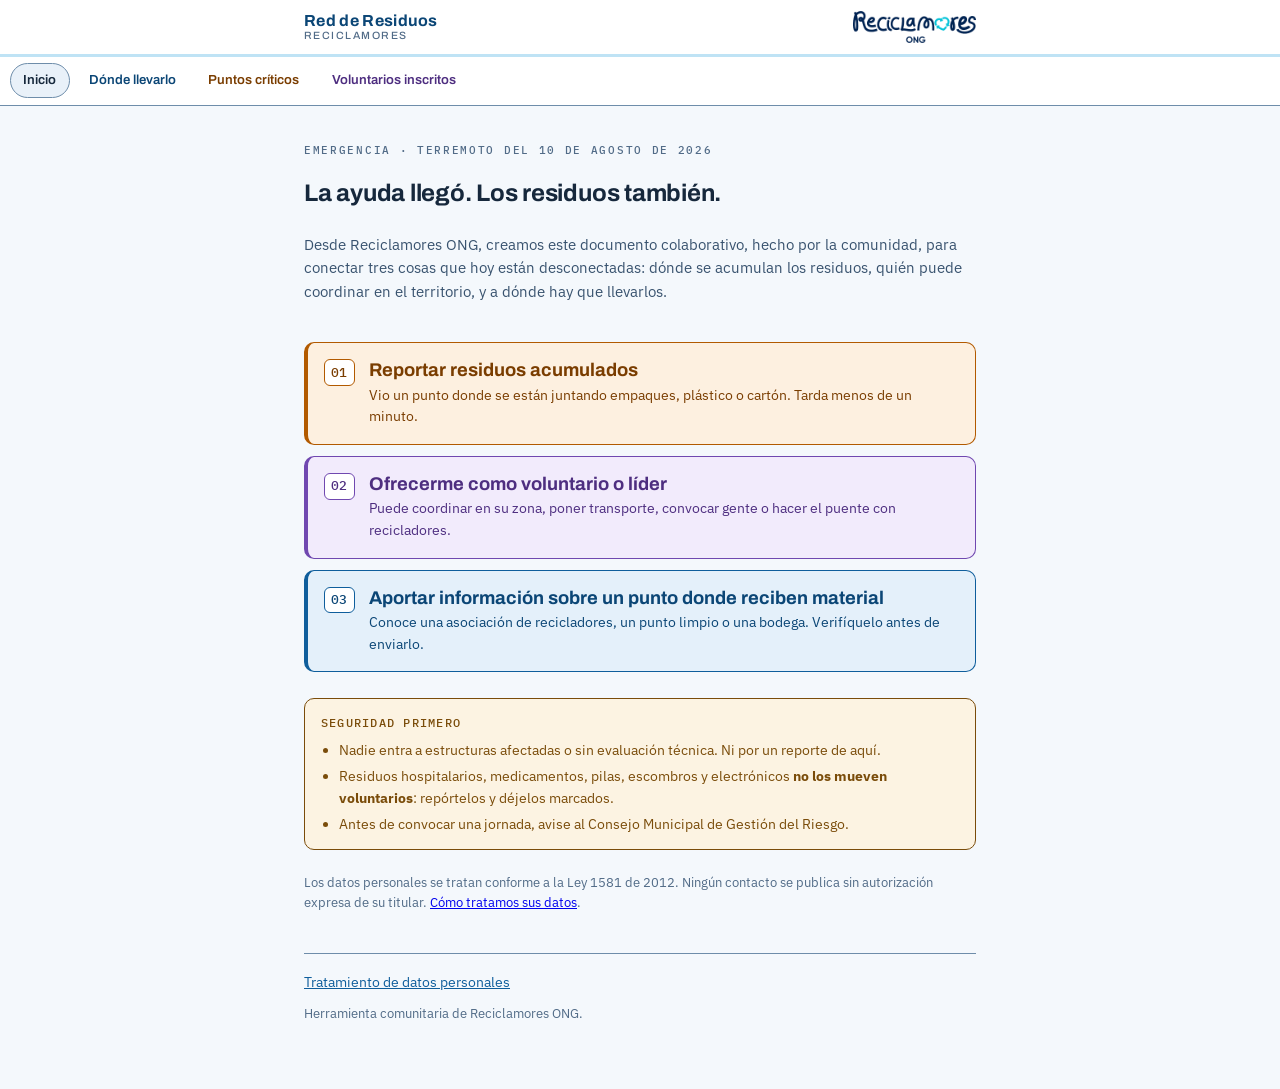
<file: index.html>
<!doctype html>
<html lang="es">
<head>
<meta charset="utf-8">
<meta name="viewport" content="width=device-width, initial-scale=1">
<title>Red de Residuos</title>
<meta name="description" content="Reportar residuos acumulados tras el terremoto, ofrecerse como voluntario o aportar un punto donde reciben material. Chocó y departamentos vecinos.">
<meta name="color-scheme" content="light">
<link rel="preconnect" href="https://fonts.googleapis.com">
<link rel="preconnect" href="https://fonts.gstatic.com" crossorigin>
<!-- Las tipografías se cargan sin bloquear el pintado. Un <link rel=stylesheet>
     normal detiene la página hasta que responde el servidor de Google: medido
     con ese servidor inalcanzable, la pantalla se quedaba en blanco 12,5 s. En
     zona de emergencia con mala señal eso es una página muerta. Con media=print
     el navegador la baja en segundo plano y `onload` la activa al llegar; si no
     llega nunca, se ve con la tipografía del sistema y todo funciona igual. -->
<link rel="preload" as="style" href="https://fonts.googleapis.com/css2?family=Archivo:wght@500;600;700&family=IBM+Plex+Mono:wght@400;500&family=IBM+Plex+Sans:wght@400;500;600&display=swap">
<link rel="stylesheet" media="print" onload="this.media='all';this.onload=null"
      href="https://fonts.googleapis.com/css2?family=Archivo:wght@500;600;700&family=IBM+Plex+Mono:wght@400;500&family=IBM+Plex+Sans:wght@400;500;600&display=swap">
<noscript><link rel="stylesheet" href="https://fonts.googleapis.com/css2?family=Archivo:wght@500;600;700&family=IBM+Plex+Mono:wght@400;500&family=IBM+Plex+Sans:wght@400;500;600&display=swap"></noscript>
<link rel="stylesheet" href="estilos.css?v=8">
</head>
<body>

<header class="top">
  <div class="top-in">
    <div class="mark">Red de Residuos<span>Reciclamores</span></div>
    <img class="logo" src="logo.png" width="600" height="156" alt="Reciclamores ONG"
         onerror="this.remove()">
  </div>
</header>

<nav class="menu" aria-label="Secciones del sitio">
  <a class="menu-i" href="index.html" aria-current="page">Inicio</a>
  <a class="menu-i t-puntos" href="donde-llevarlo.html">Dónde llevarlo</a>
  <a class="menu-i t-reportes" href="residuos.html">Puntos críticos</a>
  <a class="menu-i t-voluntarios" href="quien-coordina.html">Voluntarios inscritos</a>
</nav>

<div class="wrap">

<!-- ============ HOME ============ -->
<section id="home" class="view on">
  <div class="intro">
    <p class="eyebrow">Emergencia · Terremoto del 10 de agosto de 2026</p>
    <h1>La ayuda llegó. Los residuos también.</h1>
    <p class="lede">Desde Reciclamores ONG, creamos este documento colaborativo, hecho por la
      comunidad, para conectar tres cosas que hoy están desconectadas: dónde se acumulan los
      residuos, quién puede coordinar en el territorio, y a dónde hay que llevarlos.</p>
  </div>

  <div class="cards">
    <button class="card t-reportes" onclick="go('f1')">
      <span class="card-n">01</span>
      <span>
        <h2>Reportar residuos acumulados</h2>
        <p>Vio un punto donde se están juntando empaques, plástico o cartón. Tarda menos de un minuto.</p>
      </span>
    </button>
    <button class="card t-voluntarios" onclick="go('f2')">
      <span class="card-n">02</span>
      <span>
        <h2>Ofrecerme como voluntario o líder</h2>
        <p>Puede coordinar en su zona, poner transporte, convocar gente o hacer el puente con recicladores.</p>
      </span>
    </button>
    <button class="card t-puntos" onclick="go('f3')">
      <span class="card-n">03</span>
      <span>
        <h2>Aportar información sobre un punto donde reciben material</h2>
        <p>Conoce una asociación de recicladores, un punto limpio o una bodega. Verifíquelo antes de enviarlo.</p>
      </span>
    </button>
  </div>

  <div class="note note-warn" style="margin-top:1.6rem">
    <h3>Seguridad primero</h3>
    <ul>
      <li>Nadie entra a estructuras afectadas o sin evaluación técnica. Ni por un reporte de aquí.</li>
      <li>Residuos hospitalarios, medicamentos, pilas, escombros y electrónicos <strong>no los mueven
        voluntarios</strong>: repórtelos y déjelos marcados.</li>
      <li>Antes de convocar una jornada, avise al Consejo Municipal de Gestión del Riesgo.</li>
    </ul>
  </div>

  <p class="fine" style="margin-top:1.4rem">
    Los datos personales se tratan conforme a la Ley 1581 de 2012. Ningún contacto se publica
    sin autorización expresa de su titular.
    <a href="datos.html">Cómo tratamos sus datos</a>.
  </p>
</section>

<!-- ============ 1 · REPORTE ============ -->
<section id="f1" class="view">
  <button class="back" onclick="go('home')">← Volver</button>
  <p class="eyebrow">Hoja 1</p>
  <p class="cinta t-reportes">Puntos críticos</p>
  <h1>¿Dónde se están acumulando?</h1>
  <p class="lede">En esta sección puedes reportar los lugares donde se ha identificado
  acumulación de residuos. Muchas veces son los mismos puntos donde llegan las ayudas o
  los camiones —ya sea con donaciones, insumos u otro tipo de apoyo— y donde también se
  van acumulando cajas, cintas y otros materiales. También puede tratarse de barrios y
  sectores que hoy enfrentan dificultades con el manejo de sus residuos. Toda esta
  información nos ayuda a construir un mapa real del territorio y a conectar esos puntos
  con quienes pueden atenderlos.</p>
  <p class="fine">Repórtelo solo si lo vio con sus propios ojos.</p>

  <form onsubmit="return done(event,'f1')">
    <div class="field gps">
      <label>Ubicación exacta <span class="req">*</span></label>
      <p class="hint">Párese lo más cerca posible del punto y pulse el botón.</p>
      <button type="button" class="gps-btn" onclick="locate('r')">Usar mi ubicación actual</button>
      <div class="gps-out" id="gpsout-r">Sin ubicación todavía</div>
    </div>

    <div class="field">
      <label for="r-dep">Departamento <span class="req">*</span></label>
      <select id="r-dep" required></select>
    </div>

    <div class="field">
      <label for="r-mun">Municipio <span class="req">*</span></label>
      <input type="text" id="r-mun" required placeholder="San José del Palmar">
    </div>

    <div class="field">
      <label for="r-ref">Barrio, vereda o punto de referencia</label>
      <input type="text" id="r-ref" placeholder="Cancha del barrio Las Palmas, al lado del acopio">
    </div>

    <div class="field">
      <label for="r-tipo">Tipo de residuo predominante <span class="req">*</span></label>
      <select id="r-tipo" required onchange="hazard()"></select>
    </div>

    <div class="note note-danger hidden" id="haz">
      <h3>Esto no lo mueven voluntarios</h3>
      <p style="margin:0">Este material exige un gestor autorizado. Repórtelo y déjelo señalizado,
        pero <strong>no organice una jornada para recogerlo</strong>.</p>
    </div>

    <div class="field">
      <label for="r-vol">Volumen aproximado</label>
      <select id="r-vol"></select>
    </div>

    <div class="field">
      <label for="r-riesgo">¿Hay riesgo sanitario? <span class="req">*</span></label>
      <p class="hint">Malos olores, plaga, agua estancada, cercanía a viviendas.</p>
      <select id="r-riesgo" required></select>
    </div>

    <div class="field">
      <label for="r-foto">Foto del punto</label>
      <p class="hint">Ayuda a calcular el volumen real y a evitar reportes duplicados.</p>
      <input type="file" id="r-foto" accept="image/*" capture="environment">
    </div>

    <div class="field">
      <label for="r-quien">Quién reporta</label>
      <input type="text" id="r-quien" placeholder="Nombre o colectivo">
    </div>

    <div class="field">
      <label for="r-wa">WhatsApp de contacto</label>
      <input type="tel" id="r-wa" placeholder="300 000 0000">
    </div>

    <div class="note note-plain">
      <h3>Su número no se publica</h3>
      <p style="margin:0">El nombre y el teléfono que ponga aquí <strong>no aparecen
      en ninguna pantalla pública</strong>, ni marcando nada. Viven en una tabla
      aparte que solo puede leer el equipo que coordina, y sirven para llamarle si
      hace falta precisar dónde está el punto.
      <a href="datos.html" target="_blank" rel="noopener">Cómo tratamos sus datos</a>.</p>
    </div>

    <div class="field">
      <label for="r-notas">Notas</label>
      <textarea id="r-notas" placeholder="Son bolsas de las donaciones. La comunidad ya las juntó en un punto, falta quién las recoja."></textarea>
    </div>

    <p class="fine">Al enviar, autoriza el tratamiento de sus datos para coordinar
    la respuesta a la emergencia, y su almacenamiento en servidores fuera de
    Colombia. Puede pedir que se borren cuando quiera.
    <a href="datos.html" target="_blank" rel="noopener">Leer el aviso completo</a>.</p>
    <button type="submit" class="submit">Enviar reporte</button>
  </form>
</section>

<!-- ============ 2 · VOLUNTARIOS ============ -->
<section id="f2" class="view">
  <button class="back" onclick="go('home')">← Volver</button>
  <p class="eyebrow">Hoja 2</p>
  <p class="cinta t-voluntarios">Voluntarios inscritos</p>
  <h1>¿Quién coordina en su territorio?</h1>
  <p class="lede">Este voluntariado está dirigido a quienes quieren aportar tiempo y
  disposición en el territorio, ya sea apoyando la recolección de residuos o ayudando a
  coordinar: identificando puntos críticos de acumulación y conectándolos con los
  recicladores de oficio que pueden gestionarlos. No se requiere experiencia previa, solo
  el interés de sumar desde donde cada persona pueda hacerlo.</p>

  <form onsubmit="return done(event,'f2')">
    <div class="field">
      <label for="v-nom">Nombre completo <span class="req">*</span></label>
      <input type="text" id="v-nom" required>
    </div>
    <div class="field">
      <label for="v-org">Organización o colectivo</label>
      <input type="text" id="v-org" placeholder="Si aplica">
    </div>
    <div class="field">
      <label for="v-dep">Departamento <span class="req">*</span></label>
      <select id="v-dep" required></select>
    </div>
    <div class="field">
      <label for="v-mun">Municipio <span class="req">*</span></label>
      <input type="text" id="v-mun" required>
    </div>
    <div class="field">
      <label for="v-zona">Zona o barrios que puede cubrir</label>
      <input type="text" id="v-zona" placeholder="Casco urbano y vereda La Italia">
    </div>
    <div class="field">
      <label for="v-rol">Rol que puede asumir <span class="req">*</span></label>
      <select id="v-rol" required></select>
    </div>
    <div class="field">
      <label for="v-disp">Disponibilidad</label>
      <select id="v-disp"></select>
    </div>
    <div class="field">
      <label for="v-veh">¿Tiene vehículo o forma de transportar material?</label>
      <select id="v-veh"></select>
    </div>
    <div class="field">
      <label for="v-wa">WhatsApp <span class="req">*</span></label>
      <input type="tel" id="v-wa" required placeholder="300 000 0000">
    </div>
    <div class="field">
      <label for="v-mail">Correo electrónico</label>
      <input type="email" id="v-mail">
    </div>
    <div class="field">
      <label for="v-red">Instagram</label>
      <input type="text" id="v-red" placeholder="@usuario" autocapitalize="none" autocorrect="off">
    </div>

    <div class="note note-warn">
      <h3>Antes de inscribirse</h3>
      <ul>
        <li>No entrará a estructuras afectadas ni a zonas sin evaluación técnica.</li>
        <li>No moverá residuos peligrosos, hospitalarios, electrónicos ni escombros.</li>
        <li>Guantes, calzado cerrado, hidratación y nunca solo. Coordine siempre con líderes locales reconocidos.</li>
      </ul>
    </div>
    <div class="check">
      <input type="checkbox" id="v-seg" required>
      <label for="v-seg"><strong>Leí y acepto las reglas de seguridad.</strong> <span class="req">*</span></label>
    </div>
    <div class="check">
      <input type="checkbox" id="v-cons">
      <label for="v-cons">Autorizo publicar mi contacto en el directorio público de la Red.
        Sin esta casilla, sus datos solo los ve el equipo de moderación.
        <a href="datos.html" target="_blank" rel="noopener">Cómo tratamos sus datos</a>.</label>
    </div>

    <p class="fine">Al enviar, autoriza el tratamiento de sus datos para coordinar
    la respuesta a la emergencia, y su almacenamiento en servidores fuera de
    Colombia. Puede pedir que se borren cuando quiera.
    <a href="datos.html" target="_blank" rel="noopener">Leer el aviso completo</a>.</p>
    <button type="submit" class="submit">Inscribirme</button>
  </form>
</section>

<!-- ============ 3 · DIRECTORIO ============ -->
<section id="f3" class="view">
  <button class="back" onclick="go('home')">← Volver</button>
  <p class="eyebrow">Hoja 3</p>
  <p class="cinta t-puntos">Dónde llevarlo</p>
  <h1>¿A dónde llevar el material?</h1>
  <p class="lede">En esta sección puedes reportar asociaciones de recicladores presentes en
  algunos de los territorios afectados. Esta información nos permite identificar con quién
  se puede coordinar directamente en cada zona, y facilitar así la conexión entre los
  puntos críticos y quienes pueden gestionarlos.</p>

  <div class="note note-plain" style="margin-top:1rem">
    <p style="margin:0">Antes de enviar este dato, <strong>llame y confirme</strong>. Un teléfono que
      no contesta le hace perder el viaje a un voluntario con un camión cargado.</p>
  </div>

  <form onsubmit="return done(event,'f3')">
    <div class="field">
      <label for="d-nom">Nombre del punto u organización <span class="req">*</span></label>
      <input type="text" id="d-nom" required placeholder="Asociación de Recicladores de Quibdó">
    </div>
    <div class="field">
      <label for="d-tipo">Tipo <span class="req">*</span></label>
      <select id="d-tipo" required></select>
    </div>
    <div class="field">
      <label for="d-dep">Departamento <span class="req">*</span></label>
      <select id="d-dep" required></select>
    </div>
    <div class="field">
      <label for="d-mun">Municipio <span class="req">*</span></label>
      <input type="text" id="d-mun" required>
    </div>
    <div class="field gps">
      <label>Ubicación del punto</label>
      <p class="hint">Si está allí ahora, púlselo. Es lo que convierte la ficha
      en un enlace que abre el mapa, y en un sitio sin nomenclatura una
      dirección escrita no basta para llegar.</p>
      <button type="button" class="gps-btn" onclick="locate('d')">Usar mi ubicación actual</button>
      <div class="gps-out" id="gpsout-d">Sin ubicación todavía</div>
    </div>

    <div class="field">
      <label for="d-dir">Dirección</label>
      <input type="text" id="d-dir">
    </div>
    <div class="field">
      <label for="d-si">Materiales que SÍ reciben <span class="req">*</span></label>
      <input type="text" id="d-si" required placeholder="PET, cartón, papel archivo, chatarra">
    </div>
    <div class="field">
      <label for="d-no">Materiales que NO reciben</label>
      <input type="text" id="d-no" placeholder="Icopor, vidrio roto, residuos peligrosos">
    </div>
    <div class="field">
      <label for="d-hor">Horario de atención</label>
      <input type="text" id="d-hor" placeholder="Lunes a sábado, 7:00 a.m. a 4:00 p.m.">
    </div>
    <div class="field">
      <label for="d-dom">¿Recogen a domicilio?</label>
      <select id="d-dom"></select>
    </div>
    <div class="field">
      <label for="d-per">Persona de contacto</label>
      <input type="text" id="d-per">
    </div>
    <div class="field">
      <label for="d-tel">Teléfono o WhatsApp del punto <span class="req">*</span></label>
      <input type="tel" id="d-tel" required inputmode="tel">
      <p class="hint">Este número se publica en el directorio, para que la gente
      pueda llamar antes de llevar material.</p>
    </div>
    <div class="field">
      <label for="d-recic">Teléfono del reciclador que trabaja ahí</label>
      <input type="tel" id="d-recic" inputmode="tel">
      <p class="hint">Si hay una persona concreta que recoge en ese punto y le
      dio su número, póngalo. <strong>También se publica</strong>, así que
      pregúntele antes.</p>
    </div>
    <div class="field">
      <label for="d-suyo">Su teléfono <span class="req">*</span></label>
      <input type="tel" id="d-suyo" required inputmode="tel">
      <p class="hint">El de usted, que está rellenando esto. <strong>No se
      publica</strong>: sirve para preguntarle si algo del punto no cuadra.</p>
    </div>
    <div class="field">
      <label for="d-como">¿Cómo debe llegar el material?</label>
      <input type="text" id="d-como" placeholder="Limpio, seco y separado. El cartón, aplanado.">
    </div>
    <div class="check">
      <input type="checkbox" id="d-lla" required>
      <label for="d-lla"><strong>Llamé y confirmé que este punto sigue operando.</strong> <span class="req">*</span></label>
    </div>

    <p class="fine">Al enviar, autoriza el tratamiento de sus datos para coordinar
    la respuesta a la emergencia, y su almacenamiento en servidores fuera de
    Colombia. Puede pedir que se borren cuando quiera.
    <a href="datos.html" target="_blank" rel="noopener">Leer el aviso completo</a>.</p>
    <button type="submit" class="submit">Aportar al directorio</button>
  </form>
</section>

<!-- ============ RESULTADO ============ -->
<section id="done" class="view">
  <div id="resultado"></div>
  <button class="back" onclick="go('home')" style="margin-top:1rem">← Volver al inicio</button>
</section>

<footer class="pie">
  <a href="datos.html">Tratamiento de datos personales</a>
  <p class="fine">Herramienta comunitaria de Reciclamores ONG.</p>
</footer>

</div>

<script src="config.js?v=8"></script>
<script>
var LISTAS = {
  dep:["Chocó","Risaralda","Valle del Cauca","Caldas","Quindío","Antioquia","Cauca","Tolima",
       "Cundinamarca","Bogotá D.C.","Nariño","Huila","Otro"],
  tipo:["Plástico (botellas, empaques)","Icopor","Cartón y papel","Bolsas y plástico film","Vidrio",
        "Latas y metal","Ropa y textiles","Orgánicos / alimentos","Mezclado sin separar",
        "RAEE (electrónicos)","Peligrosos (pilas, medicamentos)","Escombros","Otro"],
  /* En kilos y no en metros cúbicos: nadie estima un volumen mirando un
     montón en la calle. El anclaje entre paréntesis es lo que hace la
     pregunta contestable. Tienen que coincidir exactamente con el tipo
     enumerado del motor; si no, el envío falla al guardar. */
  vol:["Menos de 20 kg (unas pocas bolsas)","20 a 100 kg (llena una moto o un carrito)",
       "100 a 500 kg (una camioneta llena)","Más de 500 kg (hace falta un camión)",
       "No sé calcularlo"],
  sino:["Sí","No","No sé"],
  rol:["Líder de zona","Voluntario de campo","Transporte / vehículo","Bodega o acopio temporal",
       "Comunicación y convocatoria","Contacto institucional","Otro"],
  gestor:["Asociación de recicladores","Reciclador de oficio independiente","Punto limpio / ECA",
          "Bodega de reciclaje","Gestor de RAEE","Compostaje","Empresa de aseo del municipio","Otro"],
  disp:["Tiempo completo","Medio tiempo","Solo fines de semana","Por jornadas puntuales","Solo apoyo remoto"]
};
var PELIGROSOS = ["RAEE (electrónicos)","Peligrosos (pilas, medicamentos)","Escombros"];
var PENDIENTE = 'redresiduos.pendiente';

function fill(id, list){
  var el = document.getElementById(id); if(!el) return;
  var html = '<option value="">Seleccione…</option>';
  for (var i=0;i<list.length;i++){ html += '<option>' + list[i] + '</option>'; }
  el.innerHTML = html;
}
fill('r-dep',LISTAS.dep); fill('r-tipo',LISTAS.tipo); fill('r-vol',LISTAS.vol);
fill('r-riesgo',LISTAS.sino);
fill('v-dep',LISTAS.dep); fill('v-rol',LISTAS.rol); fill('v-disp',LISTAS.disp);
fill('v-veh',LISTAS.sino);
fill('d-dep',LISTAS.dep); fill('d-tipo',LISTAS.gestor); fill('d-dom',LISTAS.sino);

function go(id){
  var v = document.querySelectorAll('.view');
  for (var i=0;i<v.length;i++){ v[i].classList.remove('on'); }
  document.getElementById(id).classList.add('on');
  window.scrollTo(0,0);
}

function hazard(){
  var t = document.getElementById('r-tipo').value;
  document.getElementById('haz').classList.toggle('hidden', PELIGROSOS.indexOf(t) < 0);
}

/* ---------- ubicación ---------- */
/* Dos formularios piden ubicación —el reporte y el punto de acopio— y cada
   uno guarda la suya. Antes esto era una variable suelta y un identificador
   fijo, así que sólo podía servir a uno. */
var coords = { r:null, d:null };

function locate(cual){
  var out = document.getElementById('gpsout-' + cual);
  if (!navigator.geolocation){
    out.textContent = 'Este teléfono no permite ubicación automática. Describa la dirección con el mayor detalle posible.';
    return;
  }
  out.textContent = 'Buscando señal…';
  navigator.geolocation.getCurrentPosition(function(p){
    var c = { lat:p.coords.latitude, lon:p.coords.longitude, acc:Math.round(p.coords.accuracy) };
    coords[cual] = c;
    out.textContent = c.lat.toFixed(6) + ', ' + c.lon.toFixed(6) + '  ·  ±' + c.acc + ' m';
    out.classList.add('set');
    // Con mucho margen conviene decirlo: ±200 m manda un camión a otra manzana.
    if (c.acc > 100) out.textContent += '  (poco precisa)';
  }, function(){
    out.textContent = 'No se pudo obtener la ubicación. Revise los permisos, o describa la dirección con el mayor detalle posible.';
    out.classList.remove('set');
  }, { enableHighAccuracy:true, timeout:12000 });
}

/* ---------- foto ----------
   Se reduce en el teléfono antes de subirla. Una foto de cámara pesa varios MB
   y en zonas con mala conexión sencillamente no llega. */
function reducirFoto(archivo){
  return new Promise(function(resolve, reject){
    var lector = new FileReader();
    lector.onerror = function(){ reject(new Error('No se pudo leer la foto')); };
    lector.onload = function(){
      var img = new Image();
      img.onerror = function(){ reject(new Error('Formato de imagen no reconocido')); };
      img.onload = function(){
        var max = 1280;
        var escala = Math.min(1, max / Math.max(img.width, img.height));
        var lienzo = document.createElement('canvas');
        lienzo.width  = Math.round(img.width  * escala);
        lienzo.height = Math.round(img.height * escala);
        lienzo.getContext('2d').drawImage(img, 0, 0, lienzo.width, lienzo.height);
        lienzo.toBlob(function(blob){
          blob ? resolve(blob) : reject(new Error('No se pudo comprimir la foto'));
        }, 'image/jpeg', 0.7);
      };
      img.src = lector.result;
    };
    lector.readAsDataURL(archivo);
  });
}

function subirFoto(blob){
  var ruta = 'reportes/' + Date.now() + '-' + Math.random().toString(36).slice(2,10) + '.jpg';
  return fetch(SUPABASE_URL + '/storage/v1/object/fotos/' + ruta, {
    method:'POST',
    headers:{ 'apikey':SUPABASE_KEY, 'Authorization':'Bearer '+SUPABASE_KEY, 'Content-Type':'image/jpeg' },
    body: blob
  }).then(function(r){
    if (!r.ok) throw new Error('foto');
    return SUPABASE_URL + '/storage/v1/object/public/fotos/' + ruta;
  });
}

/* ---------- envío ---------- */
function llamar(funcion, datos){
  return fetch(SUPABASE_URL + '/rest/v1/rpc/' + funcion, {
    method:'POST',
    headers:{
      'apikey':SUPABASE_KEY,
      'Authorization':'Bearer ' + SUPABASE_KEY,
      'Content-Type':'application/json'
    },
    body: JSON.stringify({ p: datos })
  }).then(function(r){
    return r.text().then(function(texto){
      if (!r.ok) throw new Error(texto || ('HTTP ' + r.status));
      try { return JSON.parse(texto); } catch (e) { return texto; }
    });
  });
}

function val(id){ var e = document.getElementById(id); return e ? e.value : ''; }

/* La gente pega el perfil de mil maneras: con arroba, sin ella, o la
   dirección entera copiada del navegador. Se guarda siempre igual, con
   arroba, para que la moderación no tenga que interpretarlo. */
function instagram(t){
  t = (t || '').trim();
  if (!t) return '';
  // El protocolo es opcional: mucha gente escribe "instagram.com/loquesea".
  t = t.replace(/^(https?:\/\/)?(www\.)?instagram\.com\//i, '')
       .replace(/[?#].*$/, '')
       .replace(/\/+$/, '')
       .replace(/^@+/, '');
  return t ? '@' + t : '';
}
function chk(id){ return document.getElementById(id).checked; }

function recoger(cual){
  if (cual === 'f1'){
    return { funcion:'crear_reporte', datos:{
      departamento: val('r-dep'),
      municipio: val('r-mun'),
      referencia: val('r-ref'),
      lat: coords.r ? coords.r.lat : null,
      lon: coords.r ? coords.r.lon : null,
      precision_m: coords.r ? coords.r.acc : null,
      tipo_residuo: val('r-tipo'),
      volumen: val('r-vol'),
      riesgo_sanitario: val('r-riesgo'),
      necesita_gestor: PELIGROSOS.indexOf(val('r-tipo')) > -1,
      notas: val('r-notas'),
      quien_reporta: val('r-quien'),
      whatsapp: val('r-wa')
      /* Sin `publicar_contacto`: la vista pública de reportes no expone el
         contacto en ningún caso, así que la casilla que había aquí prometía
         una publicación que nunca ocurría. Se quitó en vez de fingirla. */
    }};
  }
  if (cual === 'f2'){
    return { funcion:'crear_voluntario', datos:{
      nombre: val('v-nom'),
      organizacion: val('v-org'),
      departamento: val('v-dep'),
      municipio: val('v-mun'),
      zona: val('v-zona'),
      rol: val('v-rol'),
      disponibilidad: val('v-disp'),
      tiene_vehiculo: val('v-veh'),
      whatsapp: val('v-wa'),
      correo: val('v-mail'),
      enlace_verificacion: instagram(val('v-red')),
      acepto_seguridad: chk('v-seg'),
      publicar_contacto: chk('v-cons')
    }};
  }
  return { funcion:'proponer_punto', datos:{
    nombre: val('d-nom'),
    tipo: val('d-tipo'),
    departamento: val('d-dep'),
    municipio: val('d-mun'),
    direccion: val('d-dir'),
    lat: coords.d ? coords.d.lat : null,
    lon: coords.d ? coords.d.lon : null,
    precision_m: coords.d ? coords.d.acc : null,
    materiales_si: val('d-si'),
    materiales_no: val('d-no'),
    horario: val('d-hor'),
    recoge_domicilio: val('d-dom'),
    persona_contacto: val('d-per'),
    telefono: val('d-tel'),
    telefono_reciclador: val('d-recic'),
    telefono_registra: val('d-suyo'),
    como_llega_material: val('d-como'),
    confirmado_por_llamada: chk('d-lla')
  }};
}

function done(ev, cual){
  ev.preventDefault();
  var boton = ev.target.querySelector('button[type=submit]');
  var textoOriginal = boton.textContent;
  boton.disabled = true;
  boton.textContent = 'Enviando…';

  var envio = recoger(cual);
  var foto = cual === 'f1' ? document.getElementById('r-foto') : null;

  var preparar = (foto && foto.files.length)
    ? reducirFoto(foto.files[0]).then(subirFoto).then(function(url){
        envio.datos.foto_url = url;
      }).catch(function(){
        // Perder la foto no debe costar el reporte entero: se envía sin ella.
        envio.datos.foto_url = null;
      })
    : Promise.resolve();

  preparar
    .then(function(){ return llamar(envio.funcion, envio.datos); })
    .then(function(id){
      localStorage.removeItem(PENDIENTE);
      mostrarExito(cual, id);
    })
    .catch(function(err){
      guardarPendiente(envio);
      mostrarError(err);
    })
    .then(function(){
      boton.disabled = false;
      boton.textContent = textoOriginal;
    });

  return false;
}

function mostrarExito(cual, id){
  var titulo, cuerpo;
  if (cual === 'f1'){
    titulo = 'Reporte recibido';
    cuerpo = 'Queda en estado <strong>Reportado</strong>. Aparecerá en el mapa público cuando el equipo lo revise.';
  } else if (cual === 'f2'){
    titulo = 'Inscripción recibida';
    cuerpo = 'Alguien del equipo le escribirá para confirmar. Sus datos <strong>no son públicos</strong> mientras tanto.';
  } else {
    titulo = 'Punto propuesto';
    cuerpo = 'Se verificará antes de publicarlo en el directorio.';
  }
  document.getElementById('resultado').innerHTML =
    '<div class="note note-ok"><h3>' + titulo + '</h3><p style="margin:0">' + cuerpo + '</p></div>' +
    '<p class="fine" style="margin-top:.9rem">Referencia: <code>' + String(id).replace(/"/g,'') + '</code></p>';
  go('done');
}

function mostrarError(err){
  document.getElementById('resultado').innerHTML =
    '<div class="note note-danger"><h3>No se pudo enviar</h3>' +
    '<p style="margin:0">Su reporte <strong>no llegó</strong>. Quedó guardado en este teléfono: ' +
    'vuelva a abrir esta página con señal y podrá reintentarlo desde el inicio.</p></div>' +
    '<p class="fine" style="margin-top:.9rem">Detalle técnico: ' +
    String(err && err.message ? err.message : err).slice(0,300) + '</p>';
  go('done');
}

/* ---------- lo que no se pudo enviar ---------- */
function guardarPendiente(envio){
  try { localStorage.setItem(PENDIENTE, JSON.stringify(envio)); } catch (e) {}
}

function revisarPendiente(){
  var crudo;
  try { crudo = localStorage.getItem(PENDIENTE); } catch (e) { return; }
  if (!crudo) return;
  var aviso = document.createElement('div');
  aviso.className = 'note note-warn';
  aviso.style.margin = '0 0 1rem';
  aviso.innerHTML = '<h3>Tiene un envío sin mandar</h3>' +
    '<p style="margin:0">Se guardó en este teléfono porque no había conexión.</p>';
  var boton = document.createElement('button');
  boton.className = 'gps-btn';
  boton.type = 'button';
  boton.textContent = 'Reintentar ahora';
  boton.onclick = function(){
    boton.disabled = true; boton.textContent = 'Enviando…';
    var envio = JSON.parse(crudo);
    llamar(envio.funcion, envio.datos).then(function(id){
      localStorage.removeItem(PENDIENTE);
      aviso.remove();
      mostrarExito(envio.funcion === 'crear_reporte' ? 'f1'
                 : envio.funcion === 'crear_voluntario' ? 'f2' : 'f3', id);
    }).catch(function(){
      boton.disabled = false;
      boton.textContent = 'Sigue sin conexión. Reintentar';
    });
  };
  aviso.appendChild(boton);
  var home = document.getElementById('home');
  home.insertBefore(aviso, home.firstChild);
}
revisarPendiente();
</script>

</body>
</html>
</file>
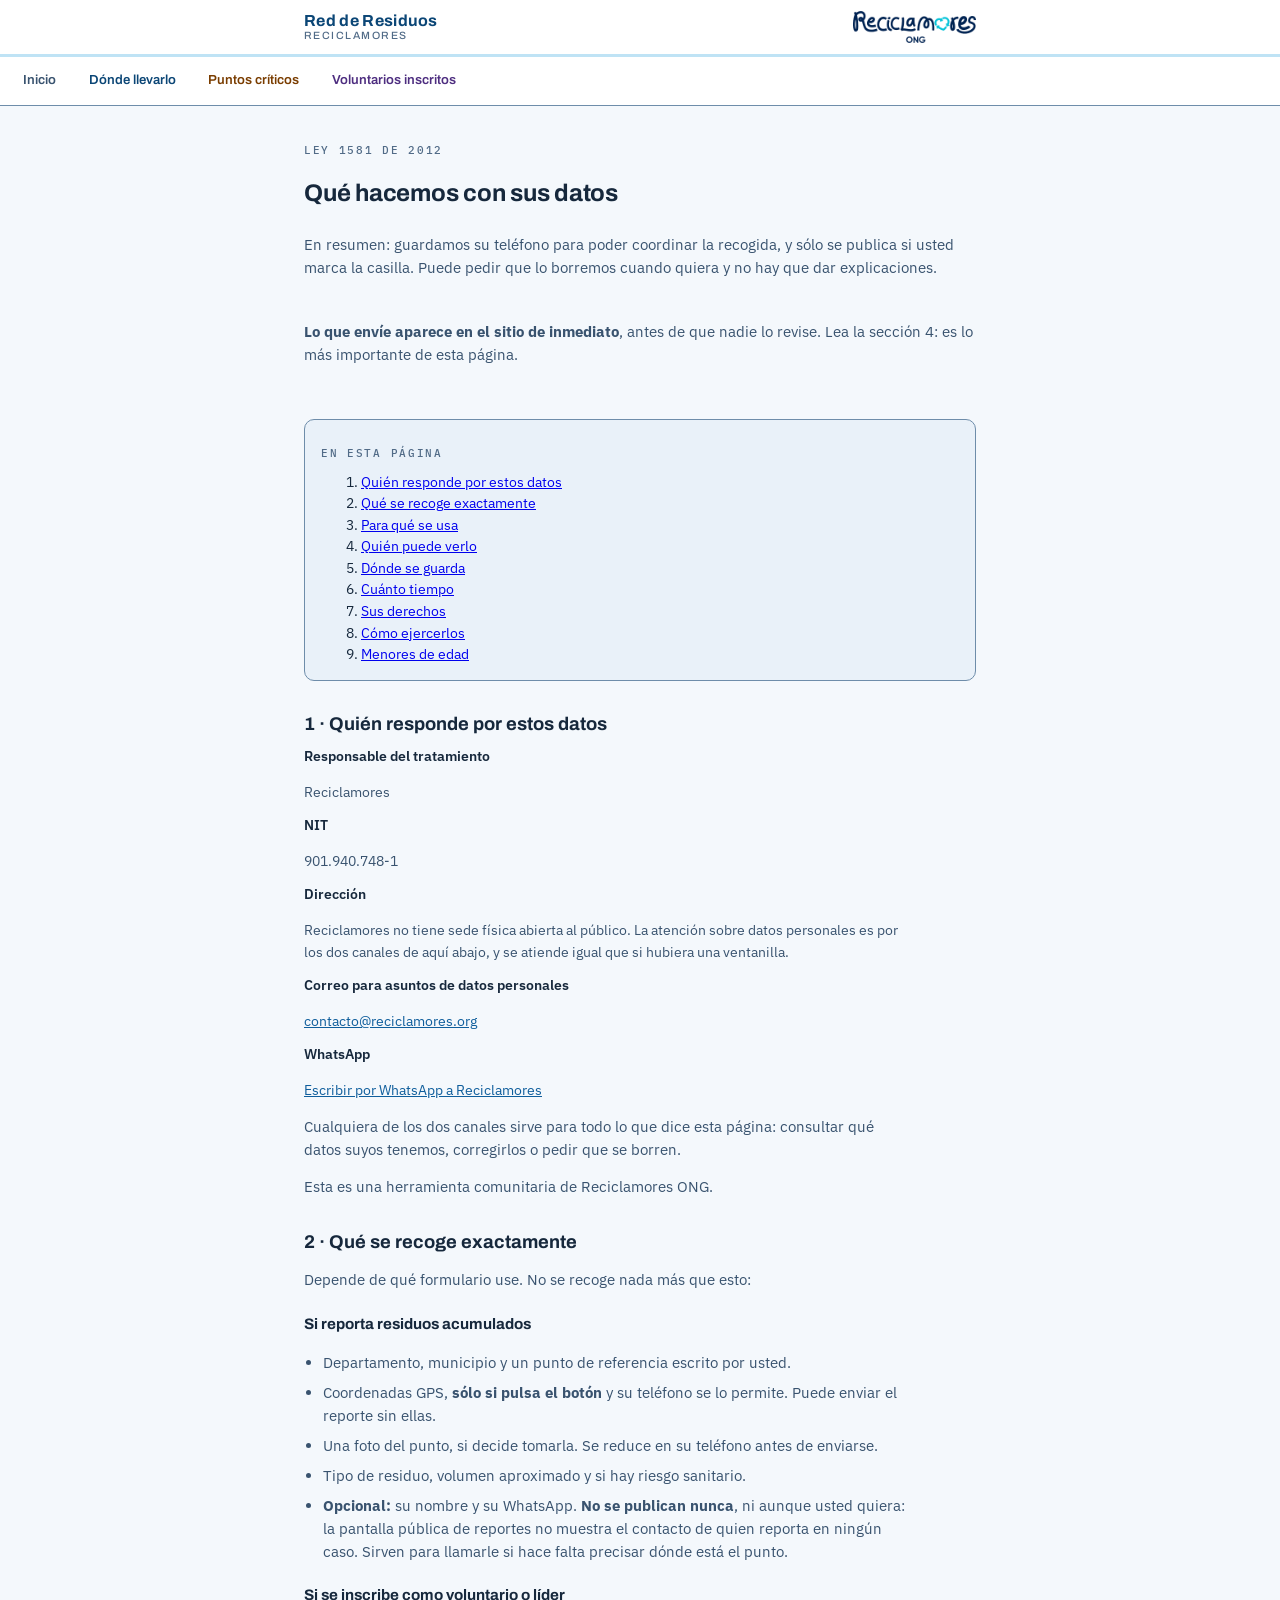
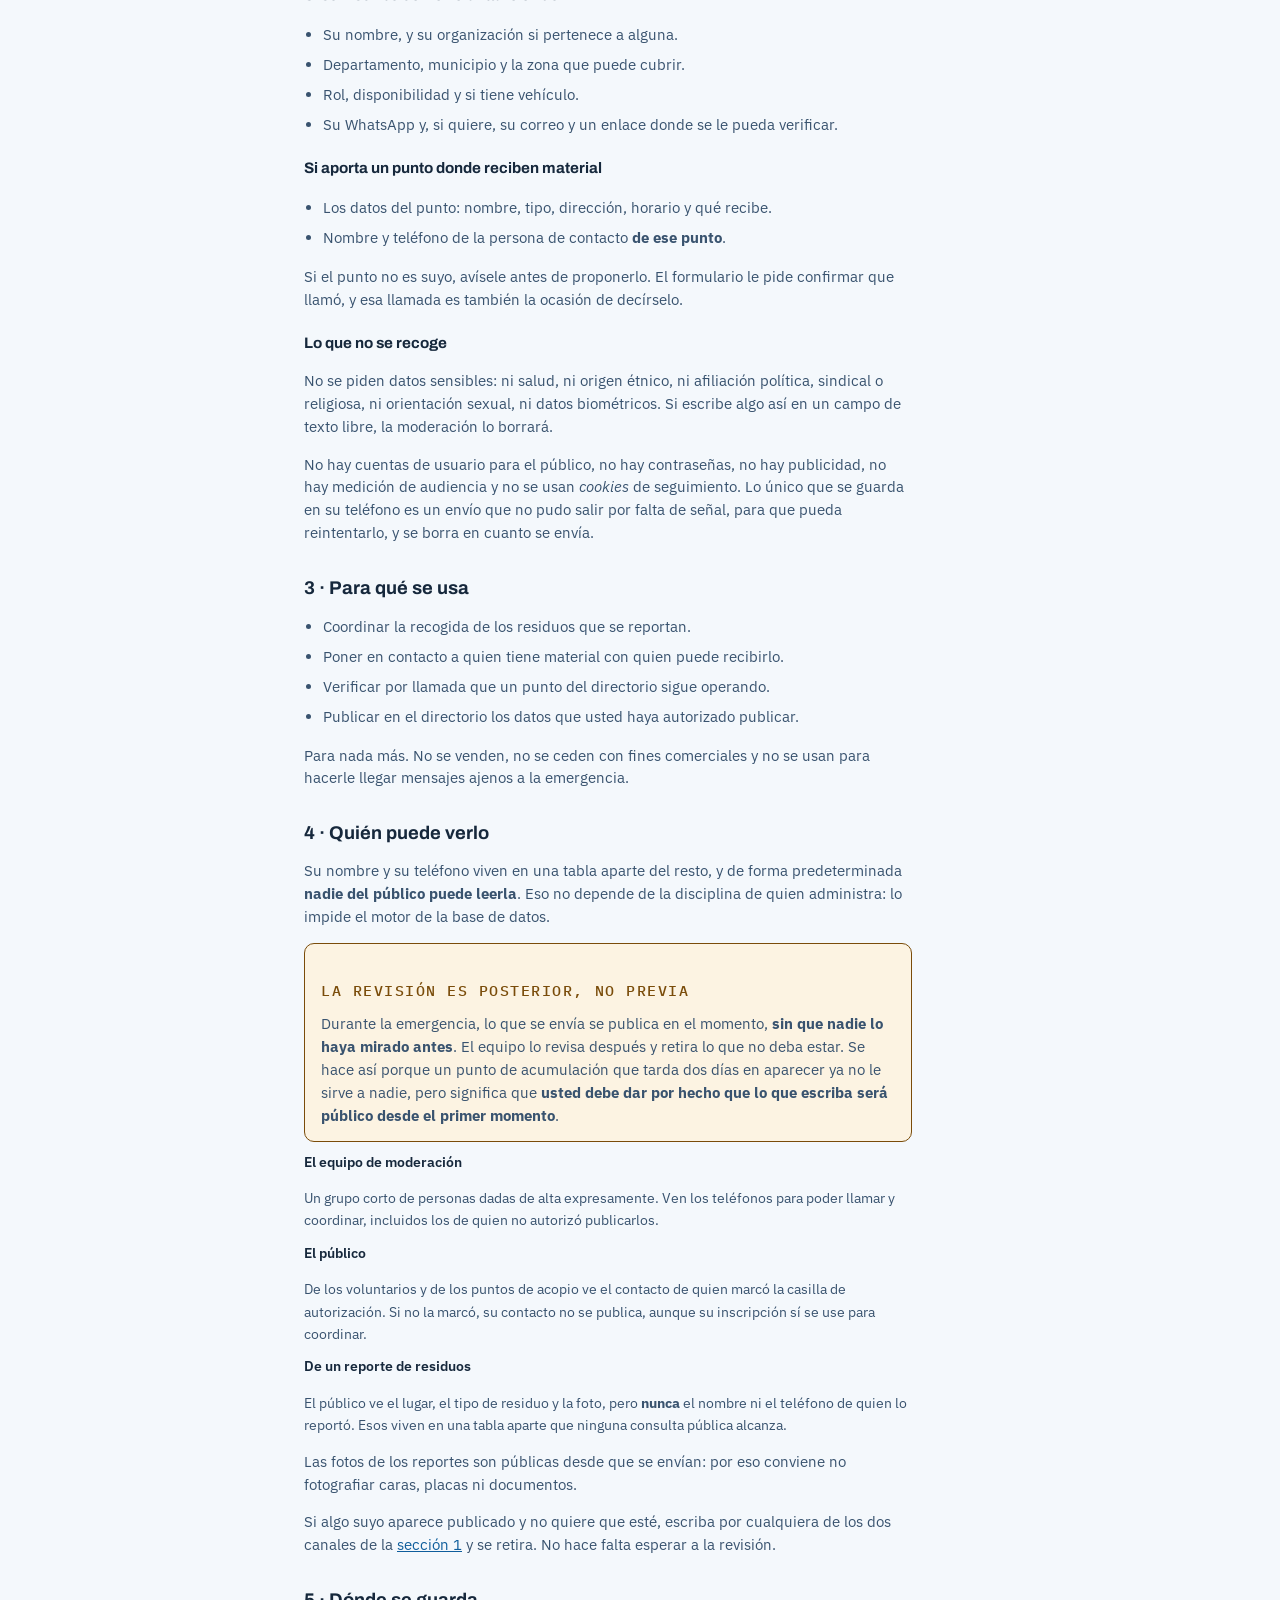
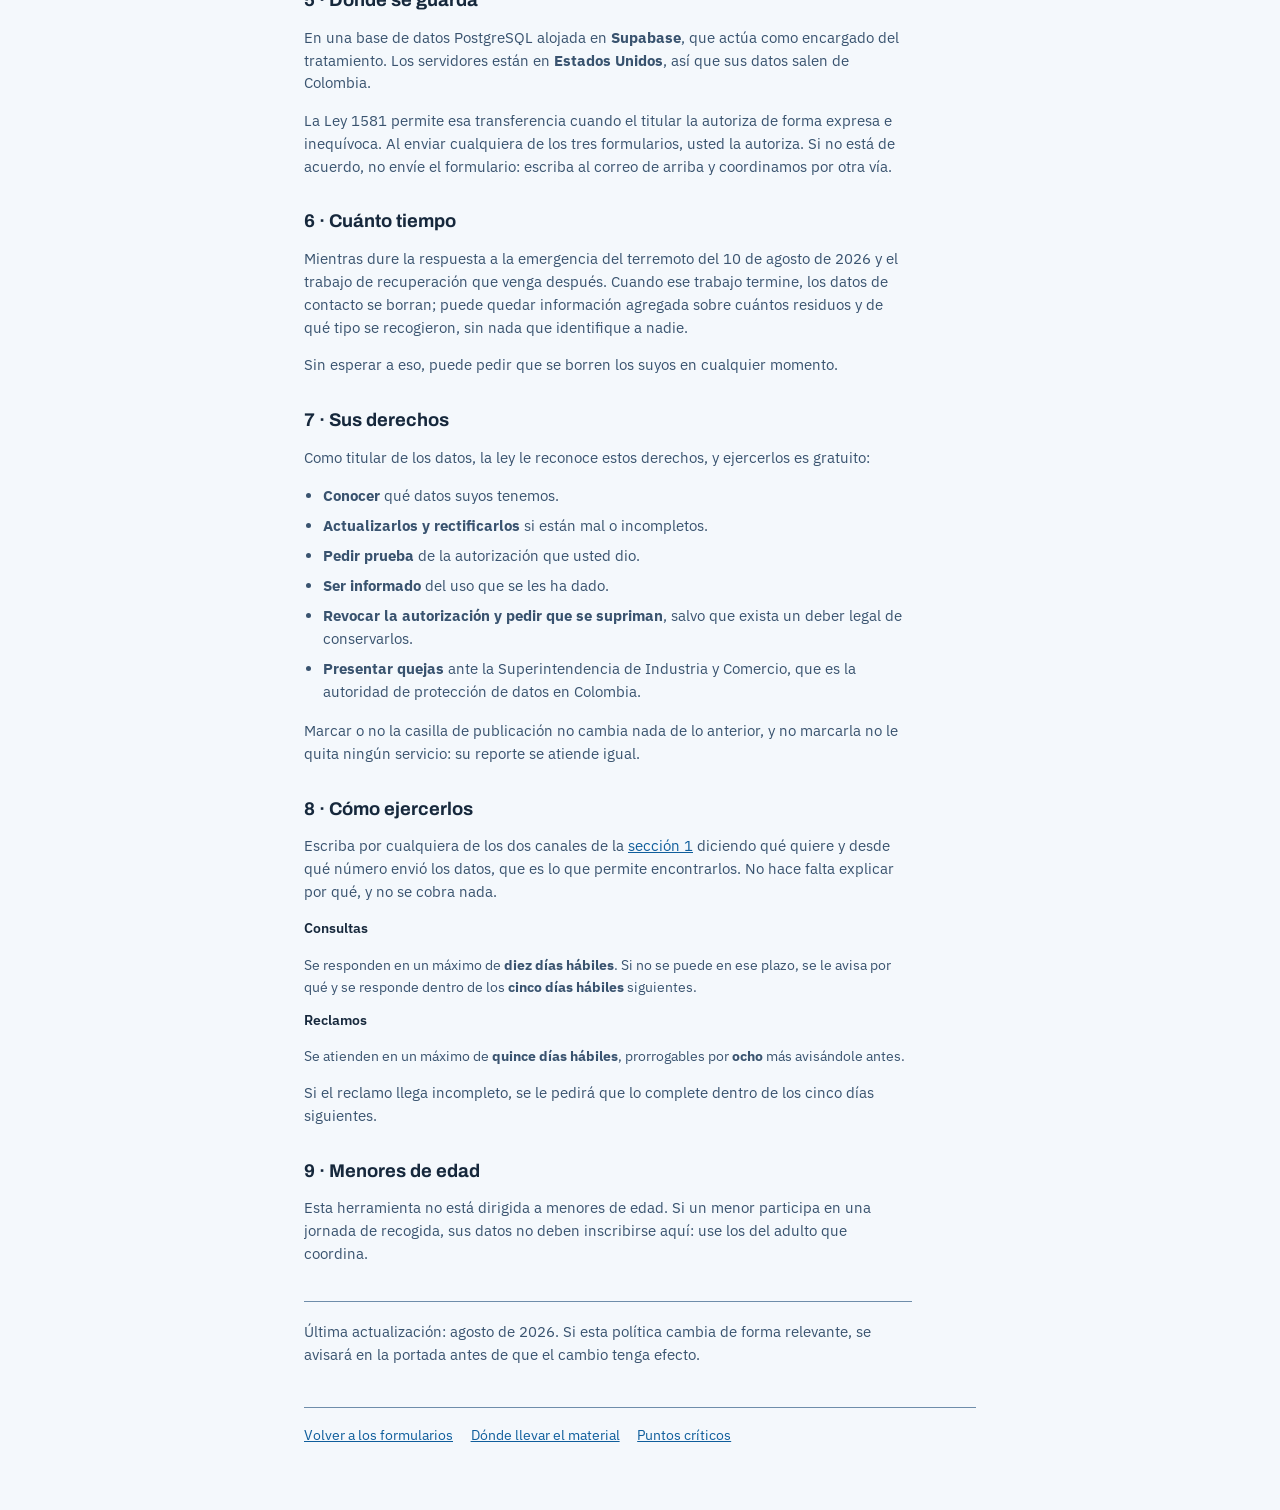
<file: datos.html>
<!doctype html>
<html lang="es">
<head>
<meta charset="utf-8">
<meta name="viewport" content="width=device-width, initial-scale=1">
<title>Tratamiento de datos · Red de Residuos</title>
<meta name="description" content="Qué datos personales recoge la Red de Residuos de la Emergencia, para qué, quién los guarda y cómo pedir que se borren. Ley 1581 de 2012.">
<meta name="color-scheme" content="light">
<link rel="preconnect" href="https://fonts.googleapis.com">
<link rel="preconnect" href="https://fonts.gstatic.com" crossorigin>
<!-- Las tipografías se cargan sin bloquear el pintado. Un <link rel=stylesheet>
     normal detiene la página hasta que responde el servidor de Google: medido
     con ese servidor inalcanzable, la pantalla se quedaba en blanco 12,5 s. En
     zona de emergencia con mala señal eso es una página muerta. Con media=print
     el navegador la baja en segundo plano y `onload` la activa al llegar; si no
     llega nunca, se ve con la tipografía del sistema y todo funciona igual. -->
<link rel="preload" as="style" href="https://fonts.googleapis.com/css2?family=Archivo:wght@500;600;700&family=IBM+Plex+Mono:wght@400;500&family=IBM+Plex+Sans:wght@400;500;600&display=swap">
<link rel="stylesheet" media="print" onload="this.media='all';this.onload=null"
      href="https://fonts.googleapis.com/css2?family=Archivo:wght@500;600;700&family=IBM+Plex+Mono:wght@400;500&family=IBM+Plex+Sans:wght@400;500;600&display=swap">
<noscript><link rel="stylesheet" href="https://fonts.googleapis.com/css2?family=Archivo:wght@500;600;700&family=IBM+Plex+Mono:wght@400;500&family=IBM+Plex+Sans:wght@400;500;600&display=swap"></noscript>
<link rel="stylesheet" href="estilos.css?v=8">
</head>
<body>

<header class="top">
  <div class="top-in">
    <div class="mark">Red de Residuos<span>Reciclamores</span></div>
    <img class="logo" src="logo.png" width="600" height="156" alt="Reciclamores ONG"
         onerror="this.remove()">
  </div>
</header>

<nav class="menu" aria-label="Secciones del sitio">
  <a class="menu-i" href="index.html">Inicio</a>
  <a class="menu-i t-puntos" href="donde-llevarlo.html">Dónde llevarlo</a>
  <a class="menu-i t-reportes" href="residuos.html">Puntos críticos</a>
  <a class="menu-i t-voluntarios" href="quien-coordina.html">Voluntarios inscritos</a>
</nav>

<div class="wrap">

<div class="intro">
  <p class="eyebrow">Ley 1581 de 2012</p>
  <h1>Qué hacemos con sus datos</h1>
  <p class="lede">En resumen: guardamos su teléfono para poder coordinar la
  recogida, y sólo se publica si usted marca la casilla. Puede pedir que lo
  borremos cuando quiera y no hay que dar explicaciones.</p>
  <p class="lede"><strong>Lo que envíe aparece en el sitio de inmediato</strong>,
  antes de que nadie lo revise. Lea la sección 4: es lo más importante de esta
  página.</p>
</div>

<div id="incompleto"></div>

<div class="indice">
  <p class="eyebrow">En esta página</p>
  <ol>
    <li><a href="#responsable">Quién responde por estos datos</a></li>
    <li><a href="#que">Qué se recoge exactamente</a></li>
    <li><a href="#para-que">Para qué se usa</a></li>
    <li><a href="#quien-ve">Quién puede verlo</a></li>
    <li><a href="#donde">Dónde se guarda</a></li>
    <li><a href="#cuanto">Cuánto tiempo</a></li>
    <li><a href="#derechos">Sus derechos</a></li>
    <li><a href="#como">Cómo ejercerlos</a></li>
    <li><a href="#menores">Menores de edad</a></li>
  </ol>
</div>

<div class="prosa">

<h2 id="responsable">1 · Quién responde por estos datos</h2>
<dl>
  <dt>Responsable del tratamiento</dt>
  <dd class="rellenar">Reciclamores</dd>
  <dt>NIT</dt>
  <dd class="rellenar">901.940.748-1</dd>
  <dt>Dirección</dt>
  <dd class="rellenar">Reciclamores no tiene sede física abierta al público. La
  atención sobre datos personales es por los dos canales de aquí abajo, y se
  atiende igual que si hubiera una ventanilla.</dd>
  <dt>Correo para asuntos de datos personales</dt>
  <dd class="rellenar"><a id="correo-datos" href="mailto:contacto@reciclamores.org">contacto@reciclamores.org</a></dd>
  <dt>WhatsApp</dt>
  <dd class="rellenar"><a href="https://api.whatsapp.com/message/XR4KOEQPE4ARM1?autoload=1&amp;app_absent=0" target="_blank" rel="noopener">Escribir por WhatsApp a Reciclamores</a></dd>
</dl>
<p>Cualquiera de los dos canales sirve para todo lo que dice esta página:
consultar qué datos suyos tenemos, corregirlos o pedir que se borren.</p>
<p>Esta es una herramienta comunitaria de Reciclamores ONG.</p>

<h2 id="que">2 · Qué se recoge exactamente</h2>
<p>Depende de qué formulario use. No se recoge nada más que esto:</p>

<h3>Si reporta residuos acumulados</h3>
<ul>
  <li>Departamento, municipio y un punto de referencia escrito por usted.</li>
  <li>Coordenadas GPS, <strong>sólo si pulsa el botón</strong> y su teléfono se
  lo permite. Puede enviar el reporte sin ellas.</li>
  <li>Una foto del punto, si decide tomarla. Se reduce en su teléfono antes
  de enviarse.</li>
  <li>Tipo de residuo, volumen aproximado y si hay riesgo sanitario.</li>
  <li><strong>Opcional:</strong> su nombre y su WhatsApp. <strong>No se publican
  nunca</strong>, ni aunque usted quiera: la pantalla pública de reportes no
  muestra el contacto de quien reporta en ningún caso. Sirven para llamarle si
  hace falta precisar dónde está el punto.</li>
</ul>

<h3>Si se inscribe como voluntario o líder</h3>
<ul>
  <li>Su nombre, y su organización si pertenece a alguna.</li>
  <li>Departamento, municipio y la zona que puede cubrir.</li>
  <li>Rol, disponibilidad y si tiene vehículo.</li>
  <li>Su WhatsApp y, si quiere, su correo y un enlace donde se le pueda verificar.</li>
</ul>

<h3>Si aporta un punto donde reciben material</h3>
<ul>
  <li>Los datos del punto: nombre, tipo, dirección, horario y qué recibe.</li>
  <li>Nombre y teléfono de la persona de contacto <strong>de ese punto</strong>.</li>
</ul>
<p>Si el punto no es suyo, avísele antes de proponerlo. El formulario le pide
confirmar que llamó, y esa llamada es también la ocasión de decírselo.</p>

<h3>Lo que no se recoge</h3>
<p>No se piden datos sensibles: ni salud, ni origen étnico, ni afiliación
política, sindical o religiosa, ni orientación sexual, ni datos biométricos.
Si escribe algo así en un campo de texto libre, la moderación lo borrará.</p>
<p>No hay cuentas de usuario para el público, no hay contraseñas, no hay
publicidad, no hay medición de audiencia y no se usan <i>cookies</i> de
seguimiento. Lo único que se guarda en su teléfono es un envío que no pudo
salir por falta de señal, para que pueda reintentarlo, y se borra en cuanto
se envía.</p>

<h2 id="para-que">3 · Para qué se usa</h2>
<ul>
  <li>Coordinar la recogida de los residuos que se reportan.</li>
  <li>Poner en contacto a quien tiene material con quien puede recibirlo.</li>
  <li>Verificar por llamada que un punto del directorio sigue operando.</li>
  <li>Publicar en el directorio los datos que usted haya autorizado publicar.</li>
</ul>
<p>Para nada más. No se venden, no se ceden con fines comerciales y no se usan
para hacerle llegar mensajes ajenos a la emergencia.</p>

<h2 id="quien-ve">4 · Quién puede verlo</h2>
<p>Su nombre y su teléfono viven en una tabla aparte del resto, y de forma
predeterminada <strong>nadie del público puede leerla</strong>. Eso no depende
de la disciplina de quien administra: lo impide el motor de la base de datos.</p>
<div class="note note-warn">
  <h3>La revisión es posterior, no previa</h3>
  <p style="margin:0">Durante la emergencia, lo que se envía se publica en el
  momento, <strong>sin que nadie lo haya mirado antes</strong>. El equipo lo
  revisa después y retira lo que no deba estar. Se hace así porque un punto de
  acumulación que tarda dos días en aparecer ya no le sirve a nadie, pero
  significa que <strong>usted debe dar por hecho que lo que escriba será
  público desde el primer momento</strong>.</p>
</div>
<dl>
  <dt>El equipo de moderación</dt>
  <dd>Un grupo corto de personas dadas de alta expresamente. Ven los teléfonos
  para poder llamar y coordinar, incluidos los de quien no autorizó publicarlos.</dd>
  <dt>El público</dt>
  <dd>De los voluntarios y de los puntos de acopio ve el contacto de quien marcó
  la casilla de autorización. Si no la marcó, su contacto no se publica, aunque
  su inscripción sí se use para coordinar.</dd>
  <dt>De un reporte de residuos</dt>
  <dd>El público ve el lugar, el tipo de residuo y la foto, pero <strong>nunca</strong>
  el nombre ni el teléfono de quien lo reportó. Esos viven en una tabla aparte que
  ninguna consulta pública alcanza.</dd>
</dl>
<p>Las fotos de los reportes son públicas desde que se envían: por eso conviene
no fotografiar caras, placas ni documentos.</p>
<p>Si algo suyo aparece publicado y no quiere que esté, escriba por cualquiera de
los dos canales de la <a href="#responsable">sección 1</a> y se retira. No hace
falta esperar a la revisión.</p>

<h2 id="donde">5 · Dónde se guarda</h2>
<p>En una base de datos PostgreSQL alojada en <strong>Supabase</strong>, que
actúa como encargado del tratamiento. Los servidores están en
<strong>Estados Unidos</strong>, así que sus datos salen de Colombia.</p>
<p>La Ley 1581 permite esa transferencia cuando el titular la autoriza de forma
expresa e inequívoca. Al enviar cualquiera de los tres formularios, usted la
autoriza. Si no está de acuerdo, no envíe el formulario: escriba al correo de
arriba y coordinamos por otra vía.</p>

<h2 id="cuanto">6 · Cuánto tiempo</h2>
<p>Mientras dure la respuesta a la emergencia del terremoto del 10 de agosto de
2026 y el trabajo de recuperación que venga después. Cuando ese trabajo termine,
los datos de contacto se borran; puede quedar información agregada sobre
cuántos residuos y de qué tipo se recogieron, sin nada que identifique a nadie.</p>
<p>Sin esperar a eso, puede pedir que se borren los suyos en cualquier momento.</p>

<h2 id="derechos">7 · Sus derechos</h2>
<p>Como titular de los datos, la ley le reconoce estos derechos, y ejercerlos
es gratuito:</p>
<ul>
  <li><strong>Conocer</strong> qué datos suyos tenemos.</li>
  <li><strong>Actualizarlos y rectificarlos</strong> si están mal o incompletos.</li>
  <li><strong>Pedir prueba</strong> de la autorización que usted dio.</li>
  <li><strong>Ser informado</strong> del uso que se les ha dado.</li>
  <li><strong>Revocar la autorización y pedir que se supriman</strong>, salvo
  que exista un deber legal de conservarlos.</li>
  <li><strong>Presentar quejas</strong> ante la Superintendencia de Industria y
  Comercio, que es la autoridad de protección de datos en Colombia.</li>
</ul>
<p>Marcar o no la casilla de publicación no cambia nada de lo anterior, y no
marcarla no le quita ningún servicio: su reporte se atiende igual.</p>

<h2 id="como">8 · Cómo ejercerlos</h2>
<p>Escriba por cualquiera de los dos canales de la
<a href="#responsable">sección 1</a> diciendo qué quiere y desde qué número
envió los datos, que es lo que permite encontrarlos. No hace falta explicar
por qué, y no se cobra nada.</p>
<dl>
  <dt>Consultas</dt>
  <dd>Se responden en un máximo de <strong>diez días hábiles</strong>. Si no se
  puede en ese plazo, se le avisa por qué y se responde dentro de los
  <strong>cinco días hábiles</strong> siguientes.</dd>
  <dt>Reclamos</dt>
  <dd>Se atienden en un máximo de <strong>quince días hábiles</strong>,
  prorrogables por <strong>ocho</strong> más avisándole antes.</dd>
</dl>
<p>Si el reclamo llega incompleto, se le pedirá que lo complete dentro de los
cinco días siguientes.</p>

<h2 id="menores">9 · Menores de edad</h2>
<p>Esta herramienta no está dirigida a menores de edad. Si un menor participa
en una jornada de recogida, sus datos no deben inscribirse aquí: use los del
adulto que coordina.</p>

<hr style="border:none; border-top:1px solid var(--line-strong); margin:2.2rem 0 1.2rem">

<p class="fine">Última actualización: agosto de 2026. Si esta política cambia
de forma relevante, se avisará en la portada antes de que el cambio tenga
efecto.</p>

</div>

<footer class="pie">
  <a href="index.html">Volver a los formularios</a>
  <a href="donde-llevarlo.html">Dónde llevar el material</a>
    <a href="residuos.html">Puntos críticos</a>
</footer>

</div>

<script>
/* Mientras queden datos del responsable sin rellenar, la página lo dice en
   grande. Un aviso legal incompleto no debe poder publicarse en silencio. */
(function(){
  var faltan = [];
  var celdas = document.querySelectorAll('.rellenar');
  for (var i = 0; i < celdas.length; i++) {
    if (/\[[A-ZÁÉÍÓÚÑ ]+\]/.test(celdas[i].textContent)) {
      faltan.push(celdas[i].previousElementSibling.textContent);
      celdas[i].style.color = 'var(--danger)';
      celdas[i].style.fontWeight = '600';
    }
  }
  if (faltan.length) {
    document.getElementById('incompleto').innerHTML =
      '<div class="note note-danger"><h3>Este aviso todavía no está completo</h3>' +
      '<p style="margin:0">Falta por rellenar: <strong>' + faltan.join(', ') + '</strong>. ' +
      'Sin esos datos el aviso no cumple la Ley 1581, porque el titular no sabe a ' +
      'quién reclamarle. Están en <code>datos.html</code>, sección 1.</p></div>';
    return;
  }

  /* Un correo relleno no sirve de nada si su dominio no existe fuera de una
     red local: el titular escribiría a un buzón que no recibe. `.local`,
     `.test`, `.invalid`, `.example` y `localhost` están reservados por norma
     y ningún servidor de internet los entrega. */
  var enlace = document.getElementById('correo-datos');
  var correo = enlace ? enlace.textContent.trim() : '';
  if (!/\.(local|test|invalid|example|localdomain)$|@localhost$/i.test(correo)) return;

  enlace.style.color = 'var(--danger)';
  enlace.style.fontWeight = '600';
  document.getElementById('incompleto').innerHTML =
    '<div class="note note-danger"><h3>Este correo no recibe desde internet</h3>' +
    '<p style="margin:0"><code>' + correo + '</code> está en un dominio reservado ' +
    'para redes locales, así que un mensaje enviado desde fuera nunca llega. ' +
    'Mientras siga así, el derecho a reclamar que promete esta página no se puede ' +
    'ejercer por correo: sólo queda el WhatsApp. Cámbielo por un buzón real en ' +
    '<code>datos.html</code>, sección 1.</p></div>';
})();
</script>

</body>
</html>
</file>
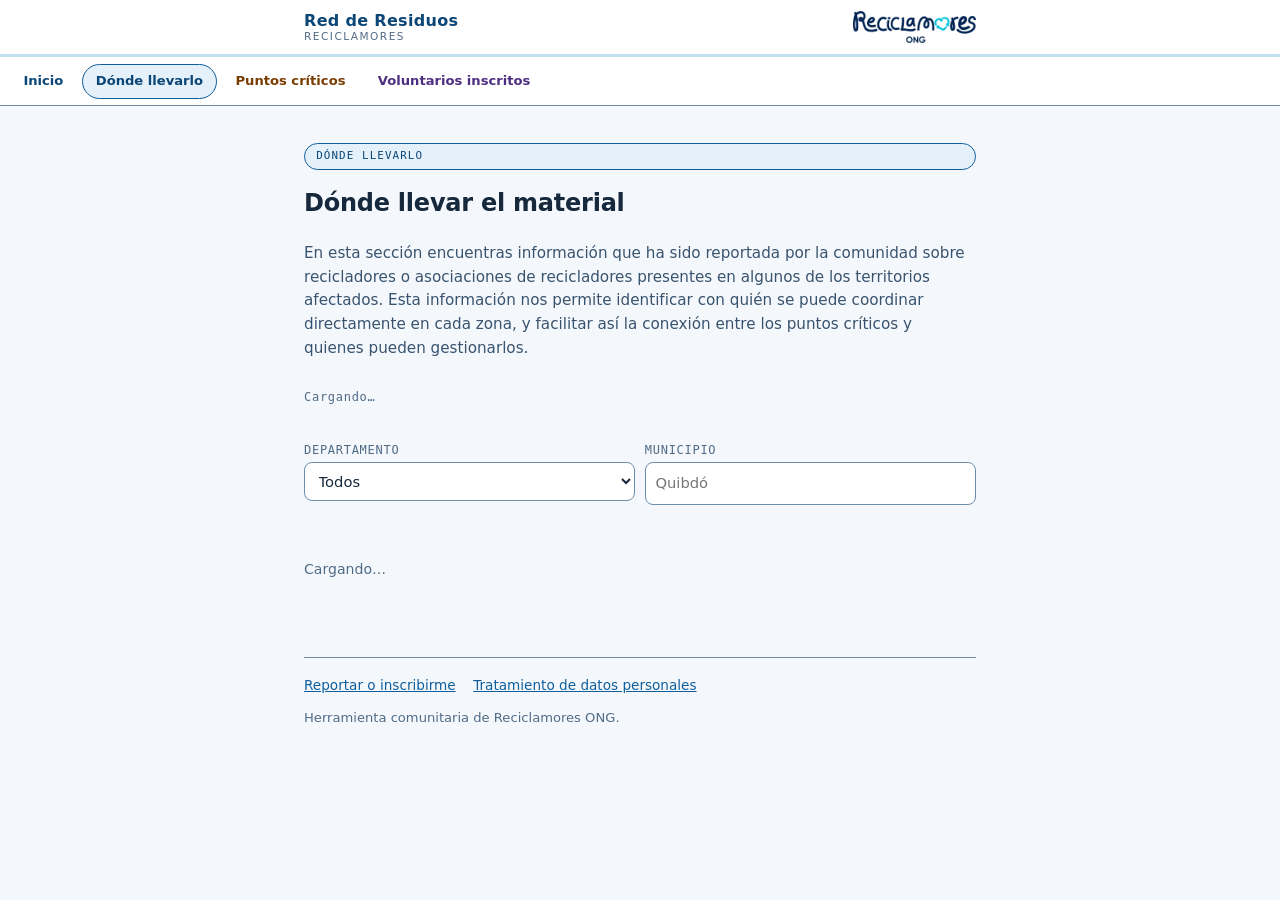
<file: directorio.html>
<!doctype html>
<html lang="es">
<head>
<meta charset="utf-8">
<meta name="viewport" content="width=device-width, initial-scale=1">
<title>Directorio · Red de Residuos</title>
<meta name="robots" content="noindex">
<!-- Esta pantalla tenía las tres cosas en pestañas. Ahora cada tipo tiene su
     propia página, con su color y su dirección, para poder compartirlas por
     separado. Esto se queda como desvío: puede haber enlaces ya repartidos. -->
<meta http-equiv="refresh" content="0; url=donde-llevarlo.html">
<link rel="canonical" href="donde-llevarlo.html">
<link rel="stylesheet" href="estilos.css?v=8">
</head>
<body>
<header class="top">
  <div class="top-in">
    <div class="mark">Red de Residuos<span>Reciclamores</span></div>
  </div>
</header>
<div class="wrap">
  <div class="intro">
    <h1>El directorio ahora son tres pantallas</h1>
    <p class="lede">Cada tipo tiene su propia página. Si no le lleva sola en un
    segundo, elija:</p>
  </div>
  <div class="enlaces">
    <a class="enlace-tipo t-puntos" href="donde-llevarlo.html">
      <span class="enlace-tipo-t">Dónde llevar el material</span></a>
    <a class="enlace-tipo t-reportes" href="residuos.html">
      <span class="enlace-tipo-t">Residuos ya señalados</span></a>
    <a class="enlace-tipo t-voluntarios" href="quien-coordina.html">
      <span class="enlace-tipo-t">Quién coordina en cada zona</span></a>
  </div>
  <footer class="pie"><a href="index.html">Volver al inicio</a></footer>
</div>
</body>
</html>
</file>
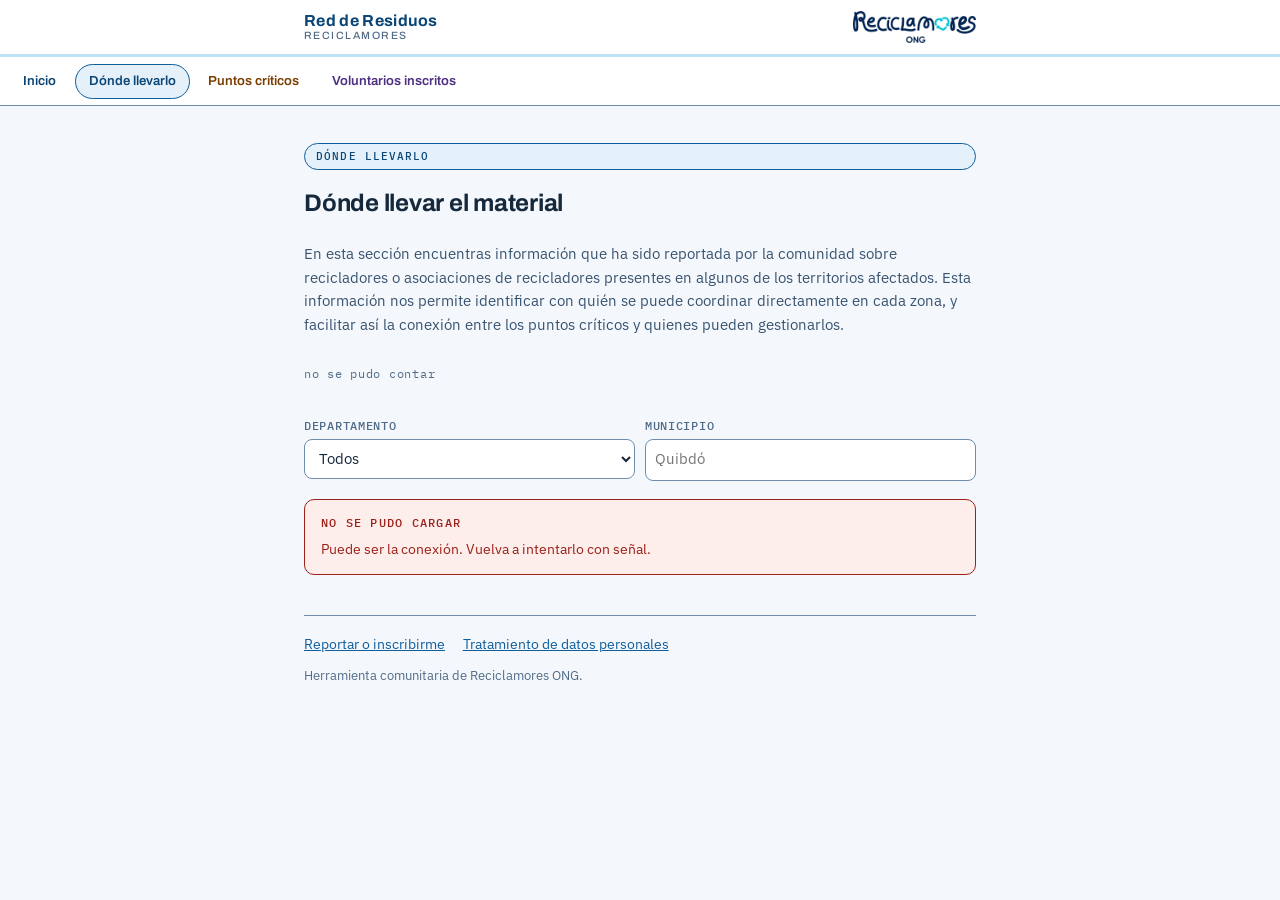
<file: donde-llevarlo.html>
<!doctype html>
<html lang="es">
<head>
<meta charset="utf-8">
<meta name="viewport" content="width=device-width, initial-scale=1">
<title>Dónde llevar el material · Red de Residuos</title>
<meta name="description" content="Puntos donde reciben material reciclable tras el terremoto: asociaciones de recicladores, puntos limpios, bodegas y gestores de RAEE.">
<meta name="color-scheme" content="light">
<link rel="preconnect" href="https://fonts.googleapis.com">
<link rel="preconnect" href="https://fonts.gstatic.com" crossorigin>
<link rel="preload" as="style" href="https://fonts.googleapis.com/css2?family=Archivo:wght@500;600;700&family=IBM+Plex+Mono:wght@400;500&family=IBM+Plex+Sans:wght@400;500;600&display=swap">
<link rel="stylesheet" media="print" onload="this.media='all';this.onload=null"
      href="https://fonts.googleapis.com/css2?family=Archivo:wght@500;600;700&family=IBM+Plex+Mono:wght@400;500&family=IBM+Plex+Sans:wght@400;500;600&display=swap">
<noscript><link rel="stylesheet" href="https://fonts.googleapis.com/css2?family=Archivo:wght@500;600;700&family=IBM+Plex+Mono:wght@400;500&family=IBM+Plex+Sans:wght@400;500;600&display=swap"></noscript>
<link rel="stylesheet" href="estilos.css?v=8">
</head>
<body>

<header class="top">
  <div class="top-in">
    <div class="mark">Red de Residuos<span>Reciclamores</span></div>
    <img class="logo" src="logo.png" width="600" height="156" alt="Reciclamores ONG"
         onerror="this.remove()">
  </div>
</header>

<nav class="menu" aria-label="Secciones del sitio">
  <a class="menu-i" href="index.html">Inicio</a>
  <a class="menu-i t-puntos" href="donde-llevarlo.html" aria-current="page">Dónde llevarlo</a>
  <a class="menu-i t-reportes" href="residuos.html">Puntos críticos</a>
  <a class="menu-i t-voluntarios" href="quien-coordina.html">Voluntarios inscritos</a>
</nav>

<div class="wrap">

<div class="intro">
  <p class="cinta t-puntos">Dónde llevarlo</p>
  <h1>Dónde llevar el material</h1>
  <p class="lede">En esta sección encuentras información que ha sido reportada por la comunidad sobre recicladores o asociaciones de recicladores presentes en algunos de los territorios afectados. Esta información nos permite identificar con quién se puede coordinar directamente en cada zona, y facilitar así la conexión entre los puntos críticos y quienes pueden gestionarlos.</p>
  <p class="cuenta" id="cuenta">Cargando…</p>
</div>

<div class="filtros">
  <div class="field">
    <label for="f-dep">Departamento</label>
    <select id="f-dep" onchange="cargar()"><option value="">Todos</option></select>
  </div>
  <div class="field">
    <label for="f-mun">Municipio</label>
    <input type="text" id="f-mun" placeholder="Quibdó" autocomplete="off">
  </div>
</div>

<div id="lista" class="lista"></div>

<footer class="pie">
  <a href="index.html">Reportar o inscribirme</a>
  <a href="datos.html">Tratamiento de datos personales</a>
  <p class="fine">Herramienta comunitaria de Reciclamores ONG.</p>
</footer>

</div>

<script src="config.js?v=8"></script>
<script>var TIPO = 'puntos';</script>
<script src="directorio.js?v=8"></script>

</body>
</html>
</file>
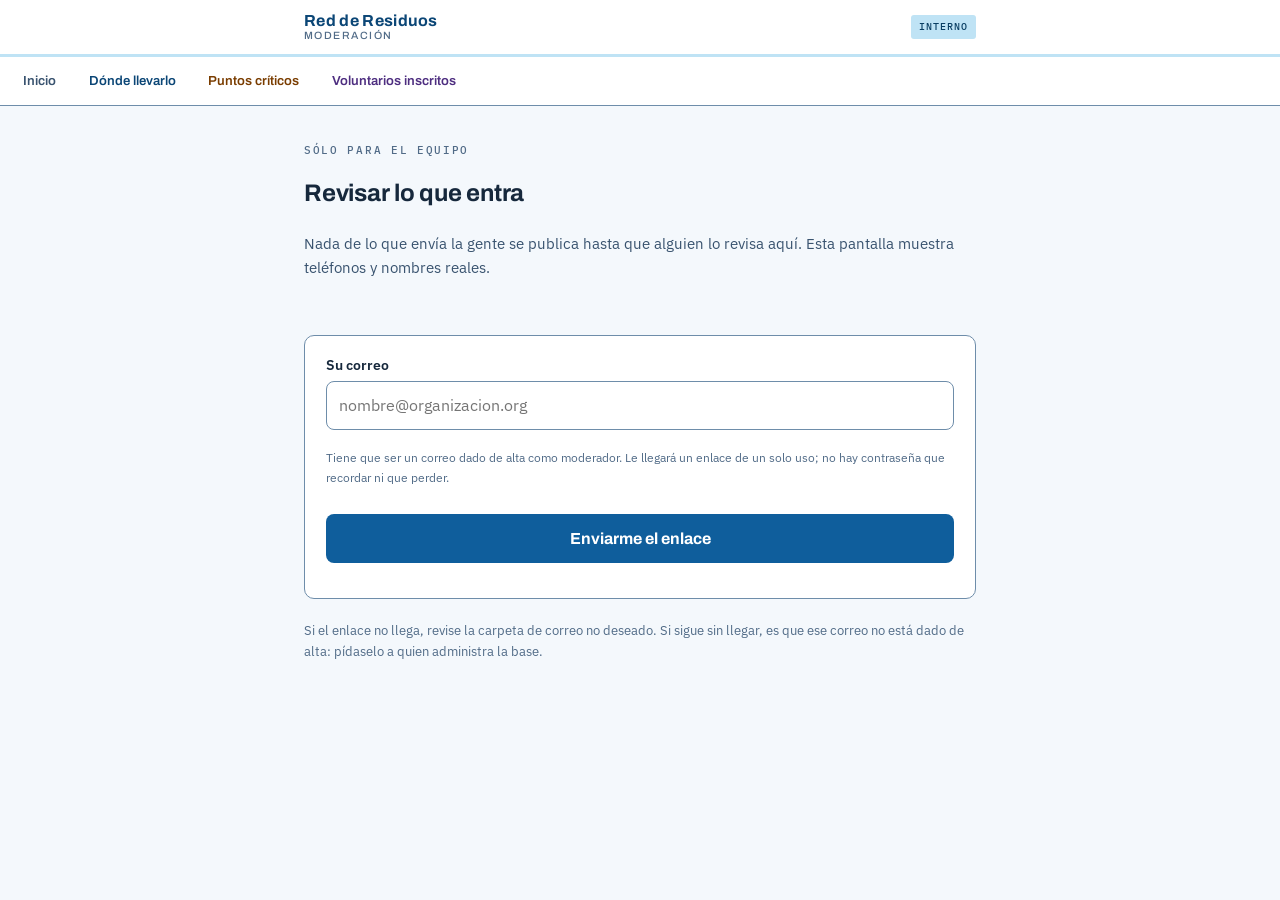
<file: moderar.html>
<!doctype html>
<html lang="es">
<head>
<meta charset="utf-8">
<meta name="viewport" content="width=device-width, initial-scale=1">
<title>Moderación · Red de Residuos</title>
<meta name="robots" content="noindex, nofollow">
<meta name="color-scheme" content="light">
<link rel="preconnect" href="https://fonts.googleapis.com">
<link rel="preconnect" href="https://fonts.gstatic.com" crossorigin>
<!-- Las tipografías se cargan sin bloquear el pintado. Un <link rel=stylesheet>
     normal detiene la página hasta que responde el servidor de Google: medido
     con ese servidor inalcanzable, la pantalla se quedaba en blanco 12,5 s. En
     zona de emergencia con mala señal eso es una página muerta. Con media=print
     el navegador la baja en segundo plano y `onload` la activa al llegar; si no
     llega nunca, se ve con la tipografía del sistema y todo funciona igual. -->
<link rel="preload" as="style" href="https://fonts.googleapis.com/css2?family=Archivo:wght@500;600;700&family=IBM+Plex+Mono:wght@400;500&family=IBM+Plex+Sans:wght@400;500;600&display=swap">
<link rel="stylesheet" media="print" onload="this.media='all';this.onload=null"
      href="https://fonts.googleapis.com/css2?family=Archivo:wght@500;600;700&family=IBM+Plex+Mono:wght@400;500&family=IBM+Plex+Sans:wght@400;500;600&display=swap">
<noscript><link rel="stylesheet" href="https://fonts.googleapis.com/css2?family=Archivo:wght@500;600;700&family=IBM+Plex+Mono:wght@400;500&family=IBM+Plex+Sans:wght@400;500;600&display=swap"></noscript>
<link rel="stylesheet" href="estilos.css?v=8">
</head>
<body>

<header class="top">
  <div class="top-in">
    <div class="mark">Red de Residuos<span>Moderación</span></div>
    <div class="proto">Interno</div>
  </div>
</header>

<nav class="menu" aria-label="Secciones del sitio">
  <a class="menu-i" href="index.html">Inicio</a>
  <a class="menu-i t-puntos" href="donde-llevarlo.html">Dónde llevarlo</a>
  <a class="menu-i t-reportes" href="residuos.html">Puntos críticos</a>
  <a class="menu-i t-voluntarios" href="quien-coordina.html">Voluntarios inscritos</a>
</nav>

<div class="wrap">

<!-- ============ ACCESO ============ -->
<section id="acceso" class="view on">
  <div class="intro">
    <p class="eyebrow">Sólo para el equipo</p>
    <h1>Revisar lo que entra</h1>
    <p class="lede">Nada de lo que envía la gente se publica hasta que alguien
    lo revisa aquí. Esta pantalla muestra teléfonos y nombres reales.</p>
  </div>

  <form class="acceso" onsubmit="return pedirEnlace(event)">
    <div class="field">
      <label for="correo">Su correo</label>
      <input type="email" id="correo" required autocomplete="email"
             placeholder="nombre@organizacion.org" inputmode="email">
      <p class="hint">Tiene que ser un correo dado de alta como moderador.
      Le llegará un enlace de un solo uso; no hay contraseña que recordar
      ni que perder.</p>
    </div>
    <button type="submit" class="submit" id="btn-enlace">Enviarme el enlace</button>
    <div id="aviso-acceso"></div>
  </form>

  <p class="fine" style="margin-top:1.4rem">Si el enlace no llega, revise la
  carpeta de correo no deseado. Si sigue sin llegar, es que ese correo no está
  dado de alta: pídaselo a quien administra la base.</p>
</section>

<!-- ============ PANEL ============ -->
<section id="panel" class="view">
  <div class="intro">
    <p class="eyebrow">Bandeja de revisión</p>
    <h1>Lo que está entrando</h1>
  </div>

  <div class="note note-warn" style="margin-bottom:.6rem">
    <h3>Esta pantalla muestra datos personales</h3>
    <p style="margin:0">Nombres, teléfonos y ubicaciones de gente en zona de
    emergencia. No la abra en un equipo compartido y no comparta capturas.</p>
  </div>

  <div id="caja-auto"></div>

  <div class="tabs" role="tablist">
    <button class="tab t-reportes"    role="tab" id="tab-reportes"    onclick="verPestana('reportes')">Residuos <span class="n" id="n-reportes">·</span></button>
    <button class="tab t-voluntarios" role="tab" id="tab-voluntarios" onclick="verPestana('voluntarios')">Voluntarios <span class="n" id="n-voluntarios">·</span></button>
    <button class="tab t-puntos"      role="tab" id="tab-puntos"      onclick="verPestana('puntos')">Puntos <span class="n" id="n-puntos">·</span></button>
  </div>

  <fieldset class="estados">
    <legend>Estados que quiere ver</legend>
    <label><input type="checkbox" id="e1" checked onchange="cargar()"> <span class="pill pill-warn">1</span> No moderado y publicado</label>
    <label><input type="checkbox" id="e2" onchange="cargar()"> <span class="pill pill-ok">2</span> Moderado y publicado</label>
    <label><input type="checkbox" id="e3" onchange="cargar()"> <span class="pill pill-danger">3</span> Moderado y eliminado</label>
    <label><input type="checkbox" id="e4" checked onchange="cargar()"> <span class="pill">4</span> En espera de moderación</label>
  </fieldset>

  <div class="filtros">
    <div class="field">
      <label for="f-dep">Departamento</label>
      <select id="f-dep" onchange="cargar()"><option value="">Todos</option></select>
    </div>
  </div>

  <p class="cinta" id="cinta"></p>
  <p class="cuenta" id="cuenta">Cargando…</p>
  <div id="lista" class="lista"></div>

  <div class="sesion">
    <span>Entró como</span>
    <span class="quien" id="quien">—</span>
    <button class="btn" onclick="salir()">Salir</button>
  </div>

  <footer class="pie">
    <a href="index.html">Ir a los formularios</a>
    <a href="donde-llevarlo.html">Dónde llevar el material</a>
    <a href="residuos.html">Puntos críticos</a>
  </footer>
</section>

</div>

<script src="config.js?v=8"></script>
<script>
/* =====================================================================
   MODERACIÓN

   Esta página no decide nada: sólo pide. Quién puede leer los teléfonos,
   quién puede publicar, corregir o borrar lo impone el motor con seguridad
   a nivel de fila (ver backend/schema.sql). Si alguien abre esta página sin
   ser moderador, la base le devuelve listas vacías y ningún dato personal.

   LOS CUATRO ESTADOS
   Tres columnas independientes —`publicado`, `moderado`, `eliminado`—
   porque son tres preguntas distintas: si se ve, si alguien lo miró, y si
   un moderador lo retiró. De ahí:
     1 · publicado y sin moderar ..... entró y salió sin que nadie lo viera
     2 · publicado y moderado ........ alguien lo revisó y lo dejó fuera
     3 · eliminado ................... alguien lo revisó y lo retiró
     4 · ni publicado ni moderado .... entró y está esperando
   ===================================================================== */

var CLAVE = 'redresiduos.sesion';
var sesion = null;
var pestana = 'reportes';
var editando = null;

/* Los vocabularios son los mismos de la hoja "Listas" del Excel y los mismos
   que valida el motor. Si aquí sobrara uno, el guardado fallaría con un error
   del tipo enumerado, no con un dato malo dentro. */
var DEPARTAMENTOS = ['Chocó','Risaralda','Valle del Cauca','Caldas','Quindío',
  'Antioquia','Cauca','Tolima','Cundinamarca','Bogotá D.C.','Nariño','Huila','Otro'];
var TIPOS_RESIDUO = ['Plástico (botellas, empaques)','Icopor','Cartón y papel',
  'Bolsas y plástico film','Vidrio','Latas y metal','Ropa y textiles',
  'Orgánicos / alimentos','Mezclado sin separar','RAEE (electrónicos)',
  'Peligrosos (pilas, medicamentos)','Escombros','Otro'];
var VOLUMENES = ['Menos de 20 kg (unas pocas bolsas)','20 a 100 kg (llena una moto o un carrito)',
  '100 a 500 kg (una camioneta llena)','Más de 500 kg (hace falta un camión)',
  'No sé calcularlo'];
var SINO = ['Sí','No','No sé'];
var ESTADOS = ['Reportado','En gestión','Voluntarios asignados','Recogido',
  'Sin solución aún','Duplicado'];
var ROLES = ['Líder de zona','Voluntario de campo','Transporte / vehículo',
  'Bodega o acopio temporal','Comunicación y convocatoria','Contacto institucional','Otro'];
var DISPONIBILIDADES = ['Tiempo completo','Medio tiempo','Solo fines de semana',
  'Por jornadas puntuales','Solo apoyo remoto'];
var TIPOS_GESTOR = ['Asociación de recicladores','Reciclador de oficio independiente',
  'Punto limpio / ECA','Bodega de reciclaje','Gestor de RAEE','Compostaje',
  'Empresa de aseo del municipio','Otro'];
var VERIFICACIONES = ['Verificado','Por verificar','No se pudo contactar'];
var PELIGROSOS = ['RAEE (electrónicos)','Peligrosos (pilas, medicamentos)','Escombros'];

/* Todo lo que viene de la base lo escribió alguien de fuera. Nunca se
   inserta como HTML sin pasar por aquí. */
function esc(t){
  if (t === null || t === undefined) return '';
  return String(t)
    .replace(/&/g,'&amp;').replace(/</g,'&lt;').replace(/>/g,'&gt;')
    .replace(/"/g,'&quot;').replace(/'/g,'&#39;');
}

function ver(id){
  var vistas = document.querySelectorAll('.view');
  for (var i = 0; i < vistas.length; i++) vistas[i].classList.remove('on');
  document.getElementById(id).classList.add('on');
}
/* ---------- sesión ---------- */
function guardarSesion(s){
  sesion = s;
  try { localStorage.setItem(CLAVE, JSON.stringify(s)); } catch (e) {}
}
function borrarSesion(){
  sesion = null;
  try { localStorage.removeItem(CLAVE); } catch (e) {}
}
function leerSesion(){
  try { return JSON.parse(localStorage.getItem(CLAVE) || 'null'); } catch (e) { return null; }
}

/* El correo va dentro del propio token. No hace falta preguntarlo aparte. */
function correoDelToken(token){
  try {
    var carga = token.split('.')[1].replace(/-/g,'+').replace(/_/g,'/');
    while (carga.length % 4) carga += '=';
    return JSON.parse(decodeURIComponent(escape(atob(carga)))).email || '';
  } catch (e) { return ''; }
}

function desdeElEnlace(){
  if (!location.hash || location.hash.indexOf('access_token') === -1) return false;
  var p = {};
  location.hash.slice(1).split('&').forEach(function(par){
    var t = par.split('=');
    p[decodeURIComponent(t[0])] = decodeURIComponent(t[1] || '');
  });
  if (!p.access_token) return false;
  guardarSesion({
    access_token: p.access_token,
    refresh_token: p.refresh_token || '',
    expira: Date.now() + (parseInt(p.expires_in, 10) || 3600) * 1000,
    correo: correoDelToken(p.access_token)
  });
  // El token no debe quedarse en la barra de direcciones ni en el historial.
  history.replaceState(null, '', location.pathname);
  return true;
}

function renovar(){
  if (!sesion || !sesion.refresh_token) return Promise.reject(new Error('sin sesión'));
  return fetch(SUPABASE_URL + '/auth/v1/token?grant_type=refresh_token', {
    method:'POST',
    headers:{ 'apikey':SUPABASE_KEY, 'Content-Type':'application/json' },
    body: JSON.stringify({ refresh_token: sesion.refresh_token })
  }).then(function(r){
    if (!r.ok) throw new Error('la sesión caducó');
    return r.json();
  }).then(function(d){
    guardarSesion({
      access_token: d.access_token,
      refresh_token: d.refresh_token,
      expira: Date.now() + (d.expires_in || 3600) * 1000,
      correo: correoDelToken(d.access_token)
    });
  });
}

function pedirEnlace(ev){
  ev.preventDefault();
  var correo = document.getElementById('correo').value.trim();
  var boton = document.getElementById('btn-enlace');
  var aviso = document.getElementById('aviso-acceso');
  boton.disabled = true; boton.textContent = 'Enviando…';

  var destino = location.href.split('#')[0];
  fetch(SUPABASE_URL + '/auth/v1/otp?redirect_to=' + encodeURIComponent(destino), {
    method:'POST',
    headers:{ 'apikey':SUPABASE_KEY, 'Content-Type':'application/json' },
    /* `create_user: true` a propósito, y conviene entender por qué.

       Entrar y poder ver son dos cosas distintas. Supabase guarda en
       `auth.users` a quien puede iniciar sesión; la tabla `moderadores`
       decide quién ve algo. Son independientes: añadir a alguien a
       `moderadores` no le crea el usuario de autenticación.

       Con `create_user: false`, a quien no estuviera ya en `auth.users`
       el servidor le respondía `otp_disabled`, así que la primera entrada
       de cualquier moderador era imposible salvo invitándolo antes a mano
       desde el panel. Nadie puede adivinar ese paso cuando falla.

       Dejarlo en `true` no abre nada: quien pida un enlace sin estar en
       `moderadores` entra y no ve absolutamente nada, porque quien puede
       leer los datos lo impone la seguridad a nivel de fila y no esta
       página. Y hace que la respuesta de abajo sea la misma para todo el
       mundo, que es lo que de verdad evita que esto sirva para averiguar
       quién modera.

       El precio es que cualquiera puede hacer que se envíe un correo de
       acceso a una dirección cualquiera. Supabase limita ese envío por
       hora. Si algún día molesta, se pone `false` aquí y se invita a cada
       moderador desde Authentication → Users. Ver backend/README.md. */
    body: JSON.stringify({ email: correo, create_user: true })
  }).then(function(r){
    return r.text().then(function(t){
      if (!r.ok) { var e = new Error(t); e.http = r.status; throw e; }
    });
  }).then(function(){
    aviso.innerHTML = '<div class="note note-ok"><h3>Enlace enviado</h3>' +
      '<p style="margin:0">Revise <strong>' + esc(correo) + '</strong>. El enlace ' +
      'caduca pronto y sólo sirve una vez. Ábralo en este mismo teléfono o equipo.</p>' +
      '<p style="margin:0">Si ese correo no está dado de alta como moderador, podrá ' +
      'entrar pero no verá nada. Eso es lo esperado.</p></div>';
  }).catch(function(err){
    /* Cuando el fallo es de configuración hay que decirlo con todas las
       letras. Un mensaje vago aquí hace perder una tarde buscando el
       problema donde no está. Nada de esto revela quién modera: son
       estados del proyecto, iguales para cualquier correo. */
    var crudo = String(err && err.message || '');
    var titulo = 'No se pudo enviar', cuerpo;

    if (err.http === 429 || crudo.indexOf('rate') > -1) {
      titulo = 'Demasiados intentos seguidos';
      cuerpo = 'Supabase limita cuántos correos de acceso salen por hora. ' +
               'Espere un rato y vuelva a pedirlo.';
    } else if (crudo.indexOf('otp_disabled') > -1 || crudo.indexOf('Signups not allowed') > -1) {
      cuerpo = 'El proyecto de Supabase no está aceptando enlaces de acceso. ' +
               'Quien lo administre tiene que activar el proveedor de correo en ' +
               '<strong>Authentication → Providers → Email</strong>.';
    } else if (crudo.indexOf('redirect') > -1 || crudo.indexOf('validation_failed') > -1) {
      cuerpo = 'Esta dirección no está en la lista de redirecciones permitidas ' +
               'del proyecto. Quien lo administre tiene que añadirla en ' +
               '<strong>Authentication → URL Configuration</strong>.';
    } else {
      cuerpo = 'Puede ser la conexión. Si vuelve a fallar con señal, avise a quien ' +
               'administra la base y páselo tal cual: <code>' + esc(crudo).slice(0,180) + '</code>';
    }
    aviso.innerHTML = '<div class="note note-warn"><h3>' + titulo + '</h3>' +
      '<p style="margin:0">' + cuerpo + '</p></div>';
  }).then(function(){
    boton.disabled = false; boton.textContent = 'Enviarme el enlace';
  });
  return false;
}

function salir(){
  var t = sesion && sesion.access_token;
  borrarSesion();
  if (t) {
    fetch(SUPABASE_URL + '/auth/v1/logout', {
      method:'POST',
      headers:{ 'apikey':SUPABASE_KEY, 'Authorization':'Bearer ' + t }
    }).catch(function(){});
  }
  location.reload();
}

/* ---------- llamadas a la base ---------- */
function api(ruta, opciones){
  opciones = opciones || {};
  var cab = opciones.headers || {};
  cab['apikey'] = SUPABASE_KEY;
  cab['Authorization'] = 'Bearer ' + (sesion ? sesion.access_token : SUPABASE_KEY);
  opciones.headers = cab;
  return fetch(SUPABASE_URL + ruta, opciones).then(function(r){
    if (r.status === 401 || r.status === 403) {
      throw new Error('sesion');
    }
    return r.text().then(function(t){
      if (!r.ok) throw new Error(t || ('HTTP ' + r.status));
      if (!t) return null;
      try { return JSON.parse(t); } catch (e) { return t; }
    });
  });
}

/* ---------- arranque ---------- */
function arrancar(){
  desdeElEnlace();
  sesion = leerSesion();
  if (!sesion) { ver('acceso'); return; }

  var listo = (sesion.expira && sesion.expira - Date.now() < 60000)
    ? renovar() : Promise.resolve();

  listo.then(function(){
    // ¿Es moderador? Lo dice la base, no el navegador.
    return api('/rest/v1/rpc/es_moderador', {
      method:'POST',
      headers:{ 'Content-Type':'application/json' },
      body:'{}'
    });
  }).then(function(esMod){
    if (esMod !== true) {
      borrarSesion();
      ver('acceso');
      document.getElementById('aviso-acceso').innerHTML =
        '<div class="note note-danger"><h3>Ese correo no modera</h3>' +
        '<p style="margin:0">Entró correctamente, pero no está en la lista de ' +
        'moderadores. No hay nada que pueda ver aquí.</p></div>';
      return;
    }
    document.getElementById('quien').textContent = sesion.correo || '—';
    var sel = document.getElementById('f-dep');
    DEPARTAMENTOS.forEach(function(d){
      var o = document.createElement('option');
      o.value = d; o.textContent = d; sel.appendChild(o);
    });
    ver('panel');
    verPestana('reportes');
    cargarAjuste();
  }).catch(function(){
    borrarSesion();
    ver('acceso');
    document.getElementById('aviso-acceso').innerHTML =
      '<div class="note note-warn"><h3>Hay que volver a entrar</h3>' +
      '<p style="margin:0">La sesión caducó. Pida otro enlace.</p></div>';
  });
}

/* =====================================================================
   QUÉ SE PUEDE CORREGIR DE CADA TIPO

   Estas listas son la única definición del formulario de edición: la
   pantalla se construye a partir de ellas. Añadir un campo aquí lo añade
   al formulario y al guardado, sin tocar nada más.

   No están `moderado`, `revisado_en` ni `revisado_por` a propósito: esos
   los pone el motor y el moderador no puede escribirlos ni queriendo,
   porque el permiso va columna por columna. El contenido se corrige; el
   rastro de quién lo corrigió, no.
   ===================================================================== */
var TIPOS = {
  reportes: {
    clase:'t-reportes', titulo:'Puntos críticos', tabla:'reportes',
    ruta:'/rest/v1/reportes?select=*,reportes_contacto(*)',
    hijo:'reportes_contacto', tablaHijo:'reportes_contacto', fk:'reporte_id',
    campos:[
      {k:'departamento', et:'Departamento', ops:DEPARTAMENTOS},
      {k:'municipio',    et:'Municipio'},
      {k:'referencia',   et:'Punto de referencia', area:true},
      {k:'tipo_residuo', et:'Tipo de residuo', ops:TIPOS_RESIDUO},
      {k:'volumen',      et:'Volumen', ops:VOLUMENES, vacio:true},
      {k:'riesgo_sanitario', et:'Riesgo sanitario', ops:SINO},
      {k:'necesita_gestor',  et:'Requiere gestor autorizado', bool:true},
      {k:'lat', et:'Latitud',  num:true},
      {k:'lon', et:'Longitud', num:true},
      {k:'notas',    et:'Notas de quien reporta', area:true},
      {k:'foto_url', et:'Dirección de la foto'},
      {k:'estado',   et:'Estado del reporte', ops:ESTADOS}
    ],
    /* Sin `publicar_contacto`: la vista pública de reportes no expone el
       contacto en ningún caso, así que esa casilla no gobernaba nada. En
       voluntarios y puntos sí decide, y allí sigue. */
    camposHijo:[
      {k:'quien_reporta', et:'Quién reporta (no se publica)'},
      {k:'whatsapp',      et:'WhatsApp de quien reporta (no se publica)'}
    ]
  },
  voluntarios: {
    clase:'t-voluntarios', titulo:'Voluntarios inscritos', tabla:'voluntarios',
    ruta:'/rest/v1/voluntarios?select=*,voluntarios_contacto(*)',
    hijo:'voluntarios_contacto', tablaHijo:'voluntarios_contacto', fk:'voluntario_id',
    campos:[
      {k:'organizacion',   et:'Organización'},
      {k:'departamento',   et:'Departamento', ops:DEPARTAMENTOS},
      {k:'municipio',      et:'Municipio'},
      {k:'zona',           et:'Zona que cubre', area:true},
      {k:'rol',            et:'Rol', ops:ROLES},
      {k:'disponibilidad', et:'Disponibilidad', ops:DISPONIBILIDADES, vacio:true},
      {k:'tiene_vehiculo', et:'Tiene vehículo', ops:SINO, vacio:true},
      {k:'verificacion',   et:'Verificación', ops:VERIFICACIONES},
      {k:'notas',          et:'Notas de la moderación', area:true}
    ],
    camposHijo:[
      {k:'nombre',   et:'Nombre'},
      {k:'whatsapp', et:'WhatsApp'},
      {k:'correo',   et:'Correo'},
      {k:'enlace_verificacion', et:'Instagram'},
      {k:'publicar_contacto',   et:'Autorizó publicar su contacto', bool:true}
    ]
  },
  puntos: {
    clase:'t-puntos', titulo:'Dónde llevarlo', tabla:'puntos_acopio',
    ruta:'/rest/v1/puntos_acopio?select=*',
    campos:[
      {k:'nombre',       et:'Nombre del punto'},
      {k:'tipo',         et:'Tipo de gestor', ops:TIPOS_GESTOR},
      {k:'departamento', et:'Departamento', ops:DEPARTAMENTOS},
      {k:'municipio',    et:'Municipio'},
      {k:'direccion',    et:'Dirección'},
      {k:'lat', et:'Latitud',  num:true},
      {k:'lon', et:'Longitud', num:true},
      {k:'materiales_si', et:'Qué recibe', area:true},
      {k:'materiales_no', et:'Qué no recibe', area:true},
      {k:'horario',       et:'Horario'},
      {k:'recoge_domicilio', et:'Recoge a domicilio', ops:SINO, vacio:true},
      {k:'persona_contacto',    et:'Persona de contacto'},
      {k:'telefono',            et:'Teléfono del punto (público)'},
      {k:'telefono_reciclador', et:'Teléfono del reciclador (público)'},
      {k:'telefono_registra',   et:'Teléfono de quien lo aportó (no se publica)'},
      {k:'como_llega_material', et:'Cómo debe llegar el material', area:true},
      {k:'confirmado_por_llamada', et:'Confirmado por llamada', bool:true},
      {k:'verificacion', et:'Verificación', ops:VERIFICACIONES},
      {k:'notas',        et:'Notas de la moderación', area:true}
    ]
  }
};

/* ---------- los cuatro estados ----------
   Los cuatro cubren todas las combinaciones posibles de las tres columnas,
   sin solaparse. Eso importa: si un estado quedara fuera, una fila no
   coincidiría con ningún filtro y desaparecería de la pantalla sin que
   nadie se enterase. Por eso el cuarto es "no publicado y no eliminado" a
   secas, y no exige además estar sin moderar: una ficha que un moderador
   corrigió pero no publicó sigue esperando decisión, y tiene que verse. */
var ESTADOS_FILTRO = {
  1: { texto:'No moderado y publicado',  pill:'pill-warn',
       donde:'and(eliminado.is.false,publicado.is.true,moderado.is.false)' },
  2: { texto:'Moderado y publicado',     pill:'pill-ok',
       donde:'and(eliminado.is.false,publicado.is.true,moderado.is.true)' },
  3: { texto:'Moderado y eliminado',     pill:'pill-danger',
       donde:'and(eliminado.is.true)' },
  4: { texto:'En espera de moderación',  pill:'',
       donde:'and(eliminado.is.false,publicado.is.false)' }
};

function estadoDe(f){
  var n = f.eliminado ? 3 : (f.publicado ? (f.moderado ? 2 : 1) : 4);
  return { n:n, texto:ESTADOS_FILTRO[n].texto, pill:ESTADOS_FILTRO[n].pill };
}

function filtroEstados(){
  var elegidos = [1,2,3,4].filter(function(n){ return document.getElementById('e' + n).checked; });
  if (!elegidos.length) return null;            // nada marcado: no se pide nada
  if (elegidos.length === 4) return '';         // los cuatro: no hace falta filtrar
  return '&or=(' + elegidos.map(function(n){ return ESTADOS_FILTRO[n].donde; }).join(',') + ')';
}

/* ---------- publicar automáticamente ---------- */
function cargarAjuste(){
  api('/rest/v1/ajustes?select=*&clave=eq.autopublicar')
    .then(function(filas){ pintarAjuste(filas && filas[0]); })
    .catch(function(){ document.getElementById('caja-auto').innerHTML = ''; });
}

function pintarAjuste(a){
  if (!a) { document.getElementById('caja-auto').innerHTML = ''; return; }
  var encendido = a.valor === true;
  document.getElementById('caja-auto').innerHTML =
    '<div class="note ' + (encendido ? 'note-warn' : 'note-plain') + '" style="margin-bottom:1rem">' +
      '<h3>Publicación automática: ' + (encendido ? 'encendida' : 'apagada') + '</h3>' +
      '<p style="margin:0">' + (encendido
        ? 'Todo lo que entra sale publicado en el momento, <strong>sin que nadie lo mire</strong>. ' +
          'Eso incluye el teléfono de quien marcó la casilla de autorización.'
        : 'Nada sale publicado hasta que alguien lo revisa aquí.') + '</p>' +
      (a.cambiado_por ? '<p class="fine" style="margin:0">Lo cambió ' + esc(a.cambiado_por) + '</p>' : '') +
      '<div class="acciones" style="border:none; padding:0; margin-top:.3rem">' +
        '<button class="btn' + (encendido ? '' : ' btn-ok') + '" onclick="cambiarAjuste(' + (!encendido) + ')">' +
          (encendido ? 'Apagarla: revisar antes de publicar' : 'Encenderla: publicar todo al momento') +
        '</button>' +
      '</div>' +
    '</div>';
}

function cambiarAjuste(valor){
  var paso = valor
    ? preguntar('Encender la publicación automática',
        'Lo que envíe cualquiera saldrá publicado <strong>sin que nadie lo revise</strong>, ' +
        'incluidos los teléfonos de quien autorice publicarlos.',
        'Encenderla', true)
    : Promise.resolve(true);
  paso.then(function(si){ if (si) guardarAjuste(valor); });
}

function guardarAjuste(valor){
  api('/rest/v1/ajustes?clave=eq.autopublicar', {
    method:'PATCH',
    headers:{ 'Content-Type':'application/json', 'Prefer':'return=representation' },
    body: JSON.stringify({ valor: valor })
  }).then(function(filas){ pintarAjuste(filas && filas[0]); })
    .catch(function(err){ avisar('No se pudo cambiar', err.message); });
}

/* ---------- pestañas y carga ---------- */
function verPestana(cual){
  pestana = cual;
  editando = null;
  ['reportes','voluntarios','puntos'].forEach(function(p){
    document.getElementById('tab-' + p).setAttribute('aria-selected', p === cual ? 'true' : 'false');
  });
  var cinta = document.getElementById('cinta');
  cinta.className = 'cinta ' + TIPOS[cual].clase;
  cinta.textContent = TIPOS[cual].titulo;
  cargar();
}

function condiciones(){
  var q = filtroEstados();
  if (q === null) return null;
  var d = document.getElementById('f-dep').value;
  if (d) q += '&departamento=eq.' + encodeURIComponent(d);
  return q;
}

/* Cuántos hay de cada tipo, con los filtros puestos.

   Antes el número de una pestaña sólo se calculaba al abrirla, así que las
   otras dos se quedaban con el punto de relleno y parecía que estuvieran
   vacías. Ahora se piden los tres al cargar. `count=exact` con `limit=0`
   trae sólo la cuenta en la cabecera Content-Range, sin traer las filas. */
function contarPestanas(cond){
  Object.keys(TIPOS).forEach(function(cual){
    var el = document.getElementById('n-' + cual);
    if (cond === null) { el.textContent = '0'; return; }
    fetch(SUPABASE_URL + TIPOS[cual].ruta + '&limit=0' + cond, {
      headers:{
        'apikey':SUPABASE_KEY,
        'Authorization':'Bearer ' + (sesion ? sesion.access_token : SUPABASE_KEY),
        'Prefer':'count=exact'
      }
    }).then(function(r){
      var rango = r.headers.get('content-range') || '';
      var total = rango.split('/')[1];
      // Nunca se deja el valor anterior: un número viejo al lado de una
      // lista que no cargó engaña más que no poner nada.
      el.textContent = (r.ok && total && total !== '*') ? total : '?';
    }).catch(function(){ el.textContent = '?'; });
  });
}

function cargar(){
  var caja = document.getElementById('lista');
  var cuenta = document.getElementById('cuenta');
  var cual = pestana, t = TIPOS[cual];
  var cond = condiciones();

  contarPestanas(cond);

  if (cond === null) {
    cuenta.textContent = '';
    caja.innerHTML = '<div class="vacio">Marque al menos un estado para ver algo.</div>';
    return;
  }

  caja.innerHTML = '<p class="cargando">Cargando…</p>';
  cuenta.textContent = 'Contando…';

  api(t.ruta + '&order=creado_en.desc&limit=200' + cond).then(function(filas){
    if (cual !== pestana) return;
    cuenta.textContent = filas.length === 0 ? 'nada con estos filtros'
      : (filas.length === 1 ? '1 ficha' : filas.length + ' fichas');
    if (!filas.length) {
      caja.innerHTML = '<div class="vacio">No hay nada aquí con estos filtros.</div>';
      return;
    }
    caja.innerHTML = filas.map(function(f){ return ficha(cual, f); }).join('');
  }).catch(function(err){
    if (err.message === 'sesion') { borrarSesion(); location.reload(); return; }
    cuenta.textContent = 'no se pudo contar';
    caja.innerHTML = '<div class="note note-danger"><h3>No se pudo cargar</h3>' +
      '<p style="margin:0">' + esc(err.message).slice(0,200) + '</p></div>';
  });
}

function fecha(t){
  if (!t) return '';
  var d = new Date(t);
  return isNaN(d) ? '' : d.toLocaleDateString('es-CO',
    { day:'2-digit', month:'short', year:'numeric', hour:'2-digit', minute:'2-digit' });
}

/* ---------- una ficha, en modo lectura ---------- */
function valorLegible(f, c){
  var v = f[c.k];
  if (v === null || v === undefined || v === '') return null;
  if (c.bool) return v ? 'Sí' : 'No';
  return v;
}

/* Una ficha ocupa una línea hasta que se abre.

   Con veinte fichas desplegadas no se ve nada y hay que hacer scroll para
   contarlas. Se usa <details>: lo abre y lo cierra el propio navegador, sin
   JavaScript, y sigue funcionando con el teclado y con lector de pantalla.
   La línea de resumen lleva lo que hace falta para decidir si abrirla:
   dónde es, de qué tipo y en qué estado está. */
function ficha(cual, f){
  var t = TIPOS[cual];
  var hijo = (t.hijo && f[t.hijo]) ? f[t.hijo] : {};
  var e = estadoDe(f);

  if (editando === f.id) return formulario(cual, f, hijo);

  var titulo, subtitulo;
  if (cual === 'reportes')          { titulo = f.municipio + ', ' + f.departamento; subtitulo = f.tipo_residuo; }
  else if (cual === 'voluntarios')  { titulo = hijo.nombre || 'Sin nombre';         subtitulo = f.rol; }
  else                              { titulo = f.nombre;                            subtitulo = f.tipo; }

  var peligroso = cual === 'reportes' && PELIGROSOS.indexOf(f.tipo_residuo) > -1;

  var filas = t.campos.map(function(c){
    var v = valorLegible(f, c);
    return v === null ? '' : '<dt>' + esc(c.et) + '</dt><dd>' + esc(v) + '</dd>';
  }).join('');
  if (t.camposHijo) {
    filas += t.camposHijo.map(function(c){
      var v = valorLegible(hijo, c);
      return v === null ? '' : '<dt>' + esc(c.et) + '</dt><dd>' + esc(v) + '</dd>';
    }).join('');
  }
  if (f.lat && f.lon) {
    filas += '<dt>En el mapa</dt><dd><a href="https://www.google.com/maps?q=' +
      f.lat + ',' + f.lon + '" target="_blank" rel="noopener">abrir</a></dd>';
  }
  filas += '<dt>Recibido</dt><dd>' + esc(fecha(f.creado_en)) + '</dd>';
  if (f.revisado_por)   filas += '<dt>Revisado por</dt><dd>' + esc(f.revisado_por) + '</dd>';
  if (f.verificado_por) filas += '<dt>Verificado por</dt><dd>' + esc(f.verificado_por) + '</dd>';

  return '<details class="ficha ' + t.clase + (peligroso ? ' peligro' : '') + '">' +
    '<summary>' +
      '<span class="sum-t">' + esc(titulo) + '</span>' +
      '<span class="sum-p">' +
        '<span class="pill ' + (peligroso ? 'pill-danger' : 'pill-tipo') + '">' + esc(subtitulo) + '</span> ' +
        '<span class="pill ' + e.pill + '">' + e.n + ' · ' + esc(e.texto) + '</span>' +
      '</span>' +
    '</summary>' +
    '<div class="ficha-cuerpo">' +
      (peligroso ? '<div class="note note-danger" style="margin:.5rem 0"><h3>No lo mueven voluntarios</h3>' +
        '<p style="margin:0">Requiere gestor autorizado.</p></div>' : '') +
      '<dl>' + filas + '</dl>' +
      (f.foto_url ? '<img src="' + esc(f.foto_url) + '" alt="Foto del punto reportado" loading="lazy">' : '') +
      acciones(cual, f) +
    '</div>' +
    '</details>';
}

function acciones(cual, f){
  var id = "'" + cual + "','" + f.id + "'";
  var b = '<div class="acciones">';
  if (f.eliminado) {
    b += '<button class="btn btn-ok" onclick="retirar(' + id + ',false)">Restaurar</button>';
  } else {
    b += f.publicado
      ? '<button class="btn" onclick="publicar(' + id + ',false)">Quitar de lo público</button>'
      : '<button class="btn btn-ok" onclick="publicar(' + id + ',true)">Publicar</button>';
    b += '<button class="btn" onclick="editar(' + id + ')">Modificar</button>';
    b += '<button class="btn" onclick="retirar(' + id + ',true)">Eliminar</button>';
  }
  b += '<button class="btn btn-danger" onclick="borrar(' + id + ')">Borrar definitivamente</button>';
  return b + '</div>';
}

/* ---------- una ficha, en modo edición ---------- */
function control(prefijo, c, valor){
  var id = prefijo + '-' + c.k;
  var v = (valor === null || valor === undefined) ? '' : valor;
  var campo;
  if (c.bool) {
    return '<div class="check"><input type="checkbox" id="' + id + '"' + (valor ? ' checked' : '') + '>' +
           '<label for="' + id + '">' + esc(c.et) + '</label></div>';
  }
  if (c.ops) {
    campo = '<select id="' + id + '">' +
      (c.vacio ? '<option value=""></option>' : '') +
      c.ops.map(function(o){
        return '<option' + (o === v ? ' selected' : '') + '>' + esc(o) + '</option>';
      }).join('') + '</select>';
  } else if (c.area) {
    campo = '<textarea id="' + id + '">' + esc(v) + '</textarea>';
  } else {
    campo = '<input type="' + (c.num ? 'text' : 'text') + '" id="' + id + '" value="' + esc(v) + '"' +
            (c.num ? ' inputmode="decimal"' : '') + '>';
  }
  return '<div class="field"><label for="' + id + '">' + esc(c.et) + '</label>' + campo + '</div>';
}

function formulario(cual, f, hijo){
  var t = TIPOS[cual];
  var cuerpo = t.campos.map(function(c){ return control('e', c, f[c.k]); }).join('');
  if (t.camposHijo) {
    cuerpo += '<p class="eyebrow" style="margin-top:.6rem">Datos de contacto</p>' +
      t.camposHijo.map(function(c){ return control('h', c, hijo[c.k]); }).join('');
  }
  return '<details class="ficha ' + t.clase + '" open>' +
    '<summary><span class="sum-t">Modificando</span>' +
    '<span class="sum-p"><span class="pill">' + esc(fecha(f.creado_en)) + '</span></span></summary>' +
    '<div class="ficha-cuerpo">' +
    '<div class="note note-plain" style="margin:.4rem 0 .8rem"><h3>Queda registrado</h3>' +
    '<p style="margin:0">Al guardar, la fila queda marcada como moderada y se apunta ' +
    'su correo y la hora. Eso lo pone la base de datos, no esta pantalla.</p></div>' +
    '<form onsubmit="return guardar(event,\'' + cual + '\',\'' + f.id + '\')">' +
      cuerpo +
      '<div class="acciones">' +
        '<button type="submit" class="btn btn-ok">Guardar cambios</button>' +
        '<button type="button" class="btn" onclick="editando=null;cargar()">Cancelar</button>' +
      '</div>' +
    '</form>' +
    '</div></details>';
}

function editar(cual, id){ editando = id; cargar(); }

function leerControl(prefijo, c){
  var el = document.getElementById(prefijo + '-' + c.k);
  if (!el) return undefined;
  if (c.bool) return el.checked;
  var v = el.value.trim();
  if (v === '') return null;
  if (c.num) { var n = parseFloat(v.replace(',', '.')); return isNaN(n) ? null : n; }
  return v;
}

function guardar(ev, cual, id){
  ev.preventDefault();
  var t = TIPOS[cual];
  var boton = ev.target.querySelector('button[type=submit]');
  boton.disabled = true; boton.textContent = 'Guardando…';

  var principal = {};
  t.campos.forEach(function(c){
    var v = leerControl('e', c);
    if (v !== undefined) principal[c.k] = v;
  });

  var paso = escribir(t.tabla, id, principal);

  if (t.camposHijo) {
    var contacto = {};
    t.camposHijo.forEach(function(c){
      var v = leerControl('h', c);
      if (v !== undefined) contacto[c.k] = v;
    });
    paso = paso.then(function(){
      return api('/rest/v1/' + t.tablaHijo + '?' + t.fk + '=eq.' + encodeURIComponent(id), {
        method:'PATCH',
        headers:{ 'Content-Type':'application/json', 'Prefer':'return=minimal' },
        body: JSON.stringify(contacto)
      });
    });
  }

  paso.then(function(){ editando = null; cargar(); })
      .catch(function(err){
        boton.disabled = false; boton.textContent = 'Guardar cambios';
        avisar('No se pudo guardar', err.message);
      });
  return false;
}

/* ---------- preguntar antes de algo grave ----------

   Sin `confirm()` a propósito. Firefox y Chrome ofrecen "no dejes que este
   sitio vuelva a preguntarte" cuando una página abre varios diálogos
   seguidos, y en cuanto alguien lo marca, `confirm()` devuelve false para
   siempre: los botones de borrar dejan de funcionar y no hay forma de
   saberlo desde el código. Le pasó a quien usa esto.

   Esta ventana la dibuja la página, así que el navegador no puede
   silenciarla. Devuelve una promesa: true si confirma, false si no.
   Se cierra con Escape, con el botón de cancelar y tocando fuera. */
function preguntar(titulo, texto, textoBoton, peligroso){
  return new Promise(function(resolve){
    var fondo = document.createElement('div');
    fondo.className = 'dialogo-fondo';
    fondo.innerHTML =
      '<div class="dialogo" role="alertdialog" aria-modal="true" aria-labelledby="dlg-t">' +
        '<h2 id="dlg-t">' + esc(titulo) + '</h2>' +
        '<p>' + texto + '</p>' +
        '<div class="dialogo-btns">' +
          '<button type="button" class="btn" data-no>Cancelar</button>' +
          '<button type="button" class="btn ' + (peligroso ? 'btn-danger' : 'btn-ok') + '" data-si>' +
            esc(textoBoton) + '</button>' +
        '</div>' +
      '</div>';

    var antes = document.activeElement;
    function cerrar(valor){
      document.removeEventListener('keydown', tecla);
      fondo.remove();
      if (antes && antes.focus) antes.focus();
      resolve(valor);
    }
    function tecla(ev){ if (ev.key === 'Escape') cerrar(false); }

    fondo.querySelector('[data-no]').onclick = function(){ cerrar(false); };
    fondo.querySelector('[data-si]').onclick = function(){ cerrar(true); };
    fondo.onclick = function(ev){ if (ev.target === fondo) cerrar(false); };
    document.addEventListener('keydown', tecla);

    document.body.appendChild(fondo);
    // El foco arranca en Cancelar: lo grave no debe pasar con un Enter suelto.
    fondo.querySelector('[data-no]').focus();
  });
}

/* ---------- escribir ---------- */
function escribir(tabla, id, cambio){
  return api('/rest/v1/' + tabla + '?id=eq.' + encodeURIComponent(id), {
    method:'PATCH',
    headers:{ 'Content-Type':'application/json', 'Prefer':'return=minimal' },
    body: JSON.stringify(cambio)
  });
}

function publicar(cual, id, valor){
  var paso = valor ? Promise.resolve(true)
    : preguntar('Quitar de lo público',
        'Dejará de verse en el directorio. Se puede volver a publicar cuando quiera.',
        'Quitar');
  paso.then(function(si){
    if (!si) return;
    escribir(TIPOS[cual].tabla, id, { publicado: valor })
      .then(cargar).catch(function(err){ avisar('No se pudo guardar', err.message); });
  });
}

/* Eliminar es retirar: la fila se queda para poder deshacerlo. */
function retirar(cual, id, valor){
  var paso = valor
    ? preguntar('Eliminar',
        'Se retira de todo lo público y queda en el estado <strong>3 · Moderado y eliminado</strong>. ' +
        'La fila sigue en la base de datos y se puede restaurar.',
        'Eliminar')
    : Promise.resolve(true);
  paso.then(function(si){
    if (!si) return;
    escribir(TIPOS[cual].tabla, id, valor ? { eliminado:true, publicado:false } : { eliminado:false })
      .then(cargar).catch(function(err){ avisar('No se pudo guardar', err.message); });
  });
}

/* Borrar sí es borrar: no hay deshacer, y con él se van los datos de contacto. */
/* Una sola confirmación y no dos: dos seguidas eran lo que hacía saltar el
   aviso del navegador para silenciar los diálogos. Con una bien escrita, y
   el foco puesto en Cancelar, basta. */
function borrar(cual, id){
  preguntar('Borrar definitivamente',
    'La fila y sus datos de contacto <strong>desaparecen de la base de datos</strong>. ' +
    'Esto no se puede deshacer.<br><br>Si sólo quiere que deje de verse, ' +
    'use <strong>Eliminar</strong>, que sí se puede restaurar.',
    'Borrar para siempre', true).then(function(si){
    if (!si) return;
    api('/rest/v1/' + TIPOS[cual].tabla + '?id=eq.' + encodeURIComponent(id), {
      method:'DELETE',
      headers:{ 'Prefer':'return=minimal' }
    }).then(cargar).catch(function(err){ avisar('No se pudo borrar', err.message); });
  });
}

/* `alert()` lo puede silenciar el navegador igual que `confirm()`, así que
   los errores también se muestran en la página. */
function avisar(titulo, detalle){
  preguntar(titulo, esc(String(detalle || '')).slice(0,300), 'Entendido');
}

arrancar();
</script>

</body>
</html>
</file>
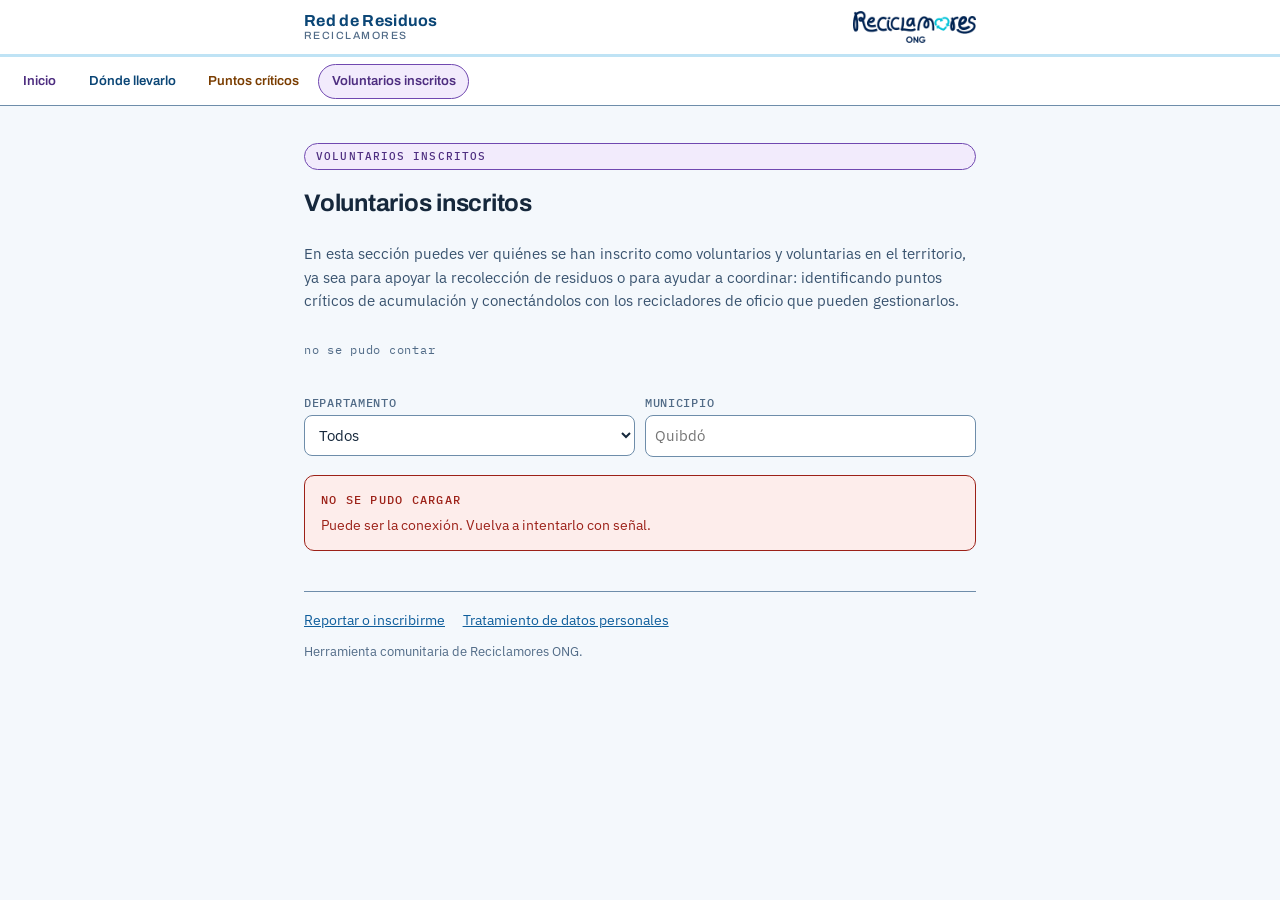
<file: quien-coordina.html>
<!doctype html>
<html lang="es">
<head>
<meta charset="utf-8">
<meta name="viewport" content="width=device-width, initial-scale=1">
<title>Voluntarios inscritos · Red de Residuos</title>
<meta name="description" content="Personas y organizaciones que coordinan la recogida de residuos en cada municipio tras el terremoto.">
<meta name="color-scheme" content="light">
<link rel="preconnect" href="https://fonts.googleapis.com">
<link rel="preconnect" href="https://fonts.gstatic.com" crossorigin>
<link rel="preload" as="style" href="https://fonts.googleapis.com/css2?family=Archivo:wght@500;600;700&family=IBM+Plex+Mono:wght@400;500&family=IBM+Plex+Sans:wght@400;500;600&display=swap">
<link rel="stylesheet" media="print" onload="this.media='all';this.onload=null"
      href="https://fonts.googleapis.com/css2?family=Archivo:wght@500;600;700&family=IBM+Plex+Mono:wght@400;500&family=IBM+Plex+Sans:wght@400;500;600&display=swap">
<noscript><link rel="stylesheet" href="https://fonts.googleapis.com/css2?family=Archivo:wght@500;600;700&family=IBM+Plex+Mono:wght@400;500&family=IBM+Plex+Sans:wght@400;500;600&display=swap"></noscript>
<link rel="stylesheet" href="estilos.css?v=8">
</head>
<body>

<header class="top">
  <div class="top-in">
    <div class="mark">Red de Residuos<span>Reciclamores</span></div>
    <img class="logo" src="logo.png" width="600" height="156" alt="Reciclamores ONG"
         onerror="this.remove()">
  </div>
</header>

<nav class="menu" aria-label="Secciones del sitio">
  <a class="menu-i" href="index.html">Inicio</a>
  <a class="menu-i t-puntos" href="donde-llevarlo.html">Dónde llevarlo</a>
  <a class="menu-i t-reportes" href="residuos.html">Puntos críticos</a>
  <a class="menu-i t-voluntarios" href="quien-coordina.html" aria-current="page">Voluntarios inscritos</a>
</nav>

<div class="wrap">

<div class="intro">
  <p class="cinta t-voluntarios">Voluntarios inscritos</p>
  <h1>Voluntarios inscritos</h1>
  <p class="lede">En esta sección puedes ver quiénes se han inscrito como voluntarios y voluntarias en el territorio, ya sea para apoyar la recolección de residuos o para ayudar a coordinar: identificando puntos críticos de acumulación y conectándolos con los recicladores de oficio que pueden gestionarlos.</p>
  <p class="cuenta" id="cuenta">Cargando…</p>
</div>

<div class="filtros">
  <div class="field">
    <label for="f-dep">Departamento</label>
    <select id="f-dep" onchange="cargar()"><option value="">Todos</option></select>
  </div>
  <div class="field">
    <label for="f-mun">Municipio</label>
    <input type="text" id="f-mun" placeholder="Quibdó" autocomplete="off">
  </div>
</div>

<div id="lista" class="lista"></div>

<footer class="pie">
  <a href="index.html">Reportar o inscribirme</a>
  <a href="datos.html">Tratamiento de datos personales</a>
  <p class="fine">Herramienta comunitaria de Reciclamores ONG.</p>
</footer>

</div>

<script src="config.js?v=8"></script>
<script>var TIPO = 'voluntarios';</script>
<script src="directorio.js?v=8"></script>

</body>
</html>
</file>
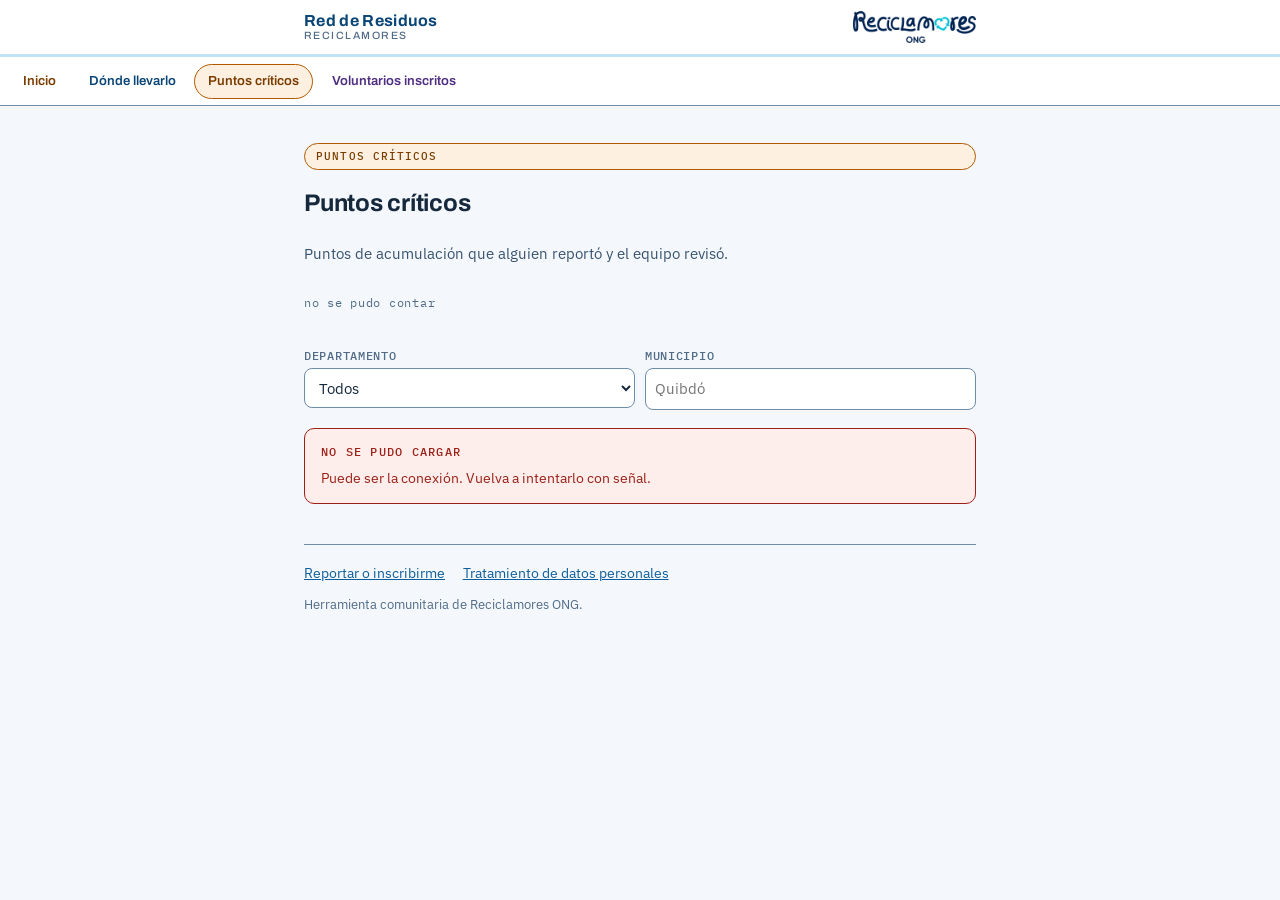
<file: residuos.html>
<!doctype html>
<html lang="es">
<head>
<meta charset="utf-8">
<meta name="viewport" content="width=device-width, initial-scale=1">
<title>Puntos críticos · Red de Residuos</title>
<meta name="description" content="Puntos de acumulación de residuos reportados por la comunidad tras el terremoto del 10 de agosto de 2026.">
<meta name="color-scheme" content="light">
<link rel="preconnect" href="https://fonts.googleapis.com">
<link rel="preconnect" href="https://fonts.gstatic.com" crossorigin>
<link rel="preload" as="style" href="https://fonts.googleapis.com/css2?family=Archivo:wght@500;600;700&family=IBM+Plex+Mono:wght@400;500&family=IBM+Plex+Sans:wght@400;500;600&display=swap">
<link rel="stylesheet" media="print" onload="this.media='all';this.onload=null"
      href="https://fonts.googleapis.com/css2?family=Archivo:wght@500;600;700&family=IBM+Plex+Mono:wght@400;500&family=IBM+Plex+Sans:wght@400;500;600&display=swap">
<noscript><link rel="stylesheet" href="https://fonts.googleapis.com/css2?family=Archivo:wght@500;600;700&family=IBM+Plex+Mono:wght@400;500&family=IBM+Plex+Sans:wght@400;500;600&display=swap"></noscript>
<link rel="stylesheet" href="estilos.css?v=8">
</head>
<body>

<header class="top">
  <div class="top-in">
    <div class="mark">Red de Residuos<span>Reciclamores</span></div>
    <img class="logo" src="logo.png" width="600" height="156" alt="Reciclamores ONG"
         onerror="this.remove()">
  </div>
</header>

<nav class="menu" aria-label="Secciones del sitio">
  <a class="menu-i" href="index.html">Inicio</a>
  <a class="menu-i t-puntos" href="donde-llevarlo.html">Dónde llevarlo</a>
  <a class="menu-i t-reportes" href="residuos.html" aria-current="page">Puntos críticos</a>
  <a class="menu-i t-voluntarios" href="quien-coordina.html">Voluntarios inscritos</a>
</nav>

<div class="wrap">

<div class="intro">
  <p class="cinta t-reportes">Puntos críticos</p>
  <h1>Puntos críticos</h1>
  <p class="lede">Puntos de acumulación que alguien reportó y el equipo revisó.</p>
  <p class="cuenta" id="cuenta">Cargando…</p>
</div>

<div class="filtros">
  <div class="field">
    <label for="f-dep">Departamento</label>
    <select id="f-dep" onchange="cargar()"><option value="">Todos</option></select>
  </div>
  <div class="field">
    <label for="f-mun">Municipio</label>
    <input type="text" id="f-mun" placeholder="Quibdó" autocomplete="off">
  </div>
</div>

<div id="lista" class="lista"></div>

<footer class="pie">
  <a href="index.html">Reportar o inscribirme</a>
  <a href="datos.html">Tratamiento de datos personales</a>
  <p class="fine">Herramienta comunitaria de Reciclamores ONG.</p>
</footer>

</div>

<script src="config.js?v=8"></script>
<script>var TIPO = 'reportes';</script>
<script src="directorio.js?v=8"></script>

</body>
</html>
</file>
<file: estilos.css>
/* =====================================================================
   RED DE RESIDUOS DE LA EMERGENCIA · Reciclamores
   Estilos compartidos por index.html, directorio.html, datos.html
   y moderar.html.

   No hay compilación: es CSS a mano, servido tal cual.
   ===================================================================== */

/* =====================================================================
   PALETA · una sola, de día

   No hay modo oscuro, y es a propósito. Esto se usa de día, en la calle,
   con el teléfono a pleno sol y a menudo por gente que no eligió el modo
   oscuro sino que se lo puso el sistema. Respetarlo hacía que la
   herramienta pareciera otra cosa. Una sola paleta clara también quita de
   en medio toda una clase de fallos: la anterior tenía el modo oscuro roto
   porque un bloque olvidaba dos tokens, y el texto quedaba casi invisible.

   Blanco, azul y pasteles. Todo el texto llega al mínimo de la norma de
   accesibilidad —4,5:1, y 3:1 en titulares grandes— y se comprueba solo
   en pruebas/navegador.mjs, midiendo sobre la página ya pintada.

   Si algún día hace falta modo oscuro, hay que definir TODOS estos tokens
   en el bloque nuevo. Hay una prueba que lo exige.
   ===================================================================== */
:root{
  color-scheme: light;

  /* fondos: papel con un punto de azul, para que no sea un blanco de oficina */
  --paper:#F4F8FC; --surface:#FFFFFF; --surface-2:#E9F1F9;
  /* texto */
  --ink:#16283C; --ink-2:#39536F; --ink-3:#516B87;
  /* líneas: `--line` separa por dentro, `--line-strong` dibuja el borde de
     una pieza (tarjeta, ficha, campo) */
  --line:#CBDDEC; --line-strong:#6E8DAA;
  /* azul de marca */
  --deep:#0F5E9C; --deep-ink:#0B4676;
  --sobre-deep:#FFFFFF;
  /* acento pastel: relleno claro, texto oscuro encima */
  --hivis:#BFE3F5; --hivis-ink:#0A3E63;
  /* estados, en pastel */
  --danger:#9C2118; --danger-bg:#FDEDEB;
  --warn:#7A4C0A;   --warn-bg:#FCF3E2;
  --ok:#0F6647;     --ok-bg:#E5F4ED;
  --focus:#0F5E9C;

  /* UN COLOR POR TIPO. El mismo en el formulario, en el directorio y en la
     moderación. `--t-*-ink` es el texto que va sobre `--t-*-bg`. */
  --t-rep:#B25A00; --t-rep-bg:#FDF0E0; --t-rep-ink:#7A3D00;
  --t-vol:#7048B0; --t-vol-bg:#F2EBFC; --t-vol-ink:#4E2E80;
  --t-pun:#0F5E9C; --t-pun-bg:#E4F0FA; --t-pun-ink:#0B4676;

  --r:10px; --maxw:44rem;
}

*{box-sizing:border-box}
body{
  margin:0; background:var(--paper); color:var(--ink);
  font-family:"IBM Plex Sans",system-ui,-apple-system,Segoe UI,Roboto,sans-serif;
  font-size:16px; line-height:1.55; -webkit-text-size-adjust:100%;
}
.wrap{max-width:var(--maxw); margin:0 auto; padding:0 1rem 4rem}

/* ---------- header ----------
   Antes era una franja azul muy oscura. Era lo primero que se veía y lo
   que más pesaba en la impresión de conjunto. Ahora es papel, con el
   acento pastel sujetándola por abajo. */
.top{
  position:sticky; top:0; z-index:20; background:var(--surface);
  border-bottom:3px solid var(--hivis);
  box-shadow:0 1px 0 var(--line);
}
.top-in{
  max-width:var(--maxw); margin:0 auto; padding:.7rem 1rem;
  display:flex; align-items:center; gap:.7rem; flex-wrap:wrap;
}
.mark{
  font-family:Archivo,system-ui,sans-serif; font-weight:700; font-size:1rem;
  letter-spacing:.02em; color:var(--deep-ink); line-height:1.2;
}
.mark span{display:block; font-size:.66rem; font-weight:500; letter-spacing:.14em;
  text-transform:uppercase; color:var(--ink-3)}
.proto{
  margin-left:auto; font-family:"IBM Plex Mono",monospace; font-size:.62rem;
  letter-spacing:.1em; text-transform:uppercase;
  background:var(--hivis); color:var(--hivis-ink);
  padding:.25rem .5rem; border-radius:3px; font-weight:500;
}

/* ---------- type ---------- */
h1,h2,h3{font-family:Archivo,system-ui,sans-serif; text-wrap:balance; margin:0}
h1{font-size:1.5rem; font-weight:700; line-height:1.2; letter-spacing:-.01em}
h2{font-size:1.15rem; font-weight:700; line-height:1.25}
.eyebrow{
  font-family:"IBM Plex Mono",monospace; font-size:.66rem; letter-spacing:.16em;
  text-transform:uppercase; color:var(--ink-3); font-weight:500;
}
.lede{color:var(--ink-2); font-size:.95rem}
.fine{font-size:.82rem; color:var(--ink-3)}

/* ---------- home ---------- */
.intro{padding:1.6rem 0 1.1rem; display:flex; flex-direction:column; gap:.6rem}
.cards{display:flex; flex-direction:column; gap:.7rem; margin-top:.4rem}
.card{
  display:flex; gap:.9rem; align-items:flex-start; width:100%; text-align:left;
  background:var(--surface); border:1px solid var(--line-strong); border-left:4px solid var(--deep);
  border-radius:var(--r); padding:1rem; cursor:pointer; color:inherit;
  font:inherit; transition:border-color .12s, transform .12s;
}
.card:hover{border-color:var(--line-strong); border-left-color:var(--hivis)}
.card:active{transform:translateY(1px)}
.card-n{
  font-family:"IBM Plex Mono",monospace; font-size:.8rem; font-weight:500;
  color:var(--deep); flex:none; padding-top:.1rem;
}
.card h2{margin-bottom:.15rem}
.card p{margin:0; font-size:.87rem; color:var(--ink-2)}

/* ---------- notices ---------- */
.note{
  border-radius:var(--r); padding:.85rem 1rem; font-size:.87rem;
  border:1px solid; display:flex; flex-direction:column; gap:.4rem;
}
.note h3{font-size:.78rem; letter-spacing:.1em; text-transform:uppercase; font-family:"IBM Plex Mono",monospace; font-weight:500}
.note ul{margin:.1rem 0 0; padding-left:1.1rem; display:flex; flex-direction:column; gap:.3rem}
.note-warn{background:var(--warn-bg); border-color:var(--warn); color:var(--warn)}
.note-danger{background:var(--danger-bg); border-color:var(--danger); color:var(--danger)}
.note-ok{background:var(--ok-bg); border-color:var(--ok); color:var(--ok)}
.note-plain{background:var(--surface-2); border-color:var(--line-strong); color:var(--ink-2)}
.note strong{color:inherit}

/* ---------- forms ---------- */
.view{display:none}
.view.on{display:block}
.back{
  background:none; border:none; color:var(--deep); font:inherit; font-size:.85rem;
  padding:.9rem 0 .3rem; cursor:pointer; display:flex; align-items:center; gap:.35rem;
}
form{display:flex; flex-direction:column; gap:1.05rem; margin-top:1.1rem}
.field{display:flex; flex-direction:column; gap:.35rem}
label{font-weight:600; font-size:.88rem; line-height:1.35}
.hint{font-size:.78rem; color:var(--ink-3)}
.req{color:var(--danger); font-weight:400}
input[type=text],input[type=tel],input[type=email],input[type=date],select,textarea{
  width:100%; padding:.7rem .75rem; font:inherit; font-size:1rem;
  background:var(--surface); color:var(--ink);
  border:1px solid var(--line-strong); border-radius:8px;
}
textarea{min-height:5rem; resize:vertical}
input:focus-visible,select:focus-visible,textarea:focus-visible,button:focus-visible{
  outline:3px solid var(--focus); outline-offset:2px;
}
.check{
  display:flex; gap:.6rem; align-items:flex-start; background:var(--surface-2);
  border:1px solid var(--line-strong); border-radius:var(--r); padding:.8rem;
}
.check input{margin-top:.25rem; width:1.15rem; height:1.15rem; flex:none; accent-color:var(--deep)}
.check label{font-weight:400; font-size:.85rem}

/* GPS */
.gps{display:flex; flex-direction:column; gap:.5rem}
.gps-btn{
  display:flex; align-items:center; justify-content:center; gap:.5rem;
  background:var(--hivis); color:var(--hivis-ink); border:none; border-radius:8px;
  padding:.95rem; font-family:Archivo,sans-serif; font-weight:700; font-size:.95rem;
  cursor:pointer; letter-spacing:.01em;
}
.gps-out{
  font-family:"IBM Plex Mono",monospace; font-size:.85rem; font-variant-numeric:tabular-nums;
  background:var(--surface-2); border:1px dashed var(--line-strong); border-radius:8px;
  padding:.7rem; color:var(--ink-2); word-break:break-all;
}
.gps-out.set{border-style:solid; border-color:var(--ok); color:var(--ok); background:var(--ok-bg)}

.submit{
  background:var(--deep); color:var(--sobre-deep); border:none; border-radius:8px; padding:1rem;
  font-family:Archivo,sans-serif; font-weight:700; font-size:1rem; cursor:pointer;
}
.submit:active{transform:translateY(1px)}

/* result */
.rowout{
  background:var(--surface); border:1px solid var(--line-strong); border-radius:var(--r);
  overflow-x:auto; margin-top:.9rem;
}
table{border-collapse:collapse; font-size:.8rem; width:100%}
th,td{text-align:left; padding:.5rem .7rem; border-bottom:1px solid var(--line); vertical-align:top}
th{font-family:"IBM Plex Mono",monospace; font-weight:500; font-size:.68rem; letter-spacing:.06em;
   text-transform:uppercase; color:var(--ink-3); white-space:nowrap}
td{color:var(--ink)}
tr:last-child th,tr:last-child td{border-bottom:none}

.hidden{display:none}
@media (prefers-reduced-motion:reduce){*{transition:none!important}}

/* =====================================================================
   A PARTIR DE AQUÍ: pantallas añadidas después del prototipo
   (directorio público, aviso de datos, moderación)
   ===================================================================== */

/* ---------- pie y navegación entre páginas ---------- */
.pie{
  margin-top:2.5rem; padding-top:1.1rem; border-top:1px solid var(--line-strong);
  display:flex; flex-wrap:wrap; gap:.4rem 1.1rem; align-items:baseline;
}
.pie a{color:var(--deep); font-size:.85rem}
.pie .fine{width:100%; margin:.3rem 0 0}
.volver{
  display:inline-flex; align-items:center; gap:.35rem; color:var(--deep);
  font-size:.85rem; text-decoration:none; padding:.9rem 0 .3rem;
}
.volver:hover{text-decoration:underline}

/* ---------- prosa larga (aviso de datos) ---------- */
.prosa{max-width:38rem}
.prosa h2{margin:2rem 0 .5rem}
.prosa h3{font-size:.95rem; margin:1.3rem 0 .3rem}
.prosa p,.prosa li{font-size:.92rem; color:var(--ink-2)}
.prosa ul,.prosa ol{padding-left:1.2rem; display:flex; flex-direction:column; gap:.45rem}
.prosa a{color:var(--deep)}
.prosa dl{margin:.6rem 0; display:flex; flex-direction:column; gap:.7rem}
.prosa dt{font-weight:600; font-size:.88rem; color:var(--ink)}
.prosa dd{margin:.15rem 0 0; font-size:.9rem; color:var(--ink-2)}
.indice{
  background:var(--surface-2); border:1px solid var(--line-strong); border-radius:var(--r);
  padding:.9rem 1rem; margin:1.2rem 0;
}
.indice ol{margin:.4rem 0 0; gap:.25rem}
.indice li{font-size:.87rem}

/* ---------- pestañas ---------- */
.tabs{
  display:flex; gap:.3rem; margin:1.2rem 0 .2rem; overflow-x:auto;
  border-bottom:1px solid var(--line-strong); padding-bottom:0;
}
.tab{
  background:none; border:none; border-bottom:3px solid transparent;
  font:inherit; font-size:.87rem; font-weight:600; color:var(--ink-3);
  padding:.6rem .7rem; cursor:pointer; white-space:nowrap;
}
.tab[aria-selected="true"]{color:var(--ink); border-bottom-color:var(--hivis)}
.tab .n{
  font-family:"IBM Plex Mono",monospace; font-size:.72rem; font-weight:500;
  background:var(--surface-2); color:var(--ink-2);
  padding:.05rem .35rem; border-radius:99px; margin-left:.3rem;
}

/* ---------- filtros ---------- */
.filtros{
  display:flex; flex-wrap:wrap; gap:.6rem; margin:1.1rem 0;
}
.filtros .field{flex:1 1 11rem; gap:.25rem}
.filtros label{font-size:.75rem; font-family:"IBM Plex Mono",monospace;
  letter-spacing:.06em; text-transform:uppercase; color:var(--ink-3); font-weight:500}
.filtros select,.filtros input{padding:.55rem .6rem; font-size:.92rem}

/* ---------- fichas de resultado ---------- */
.lista{display:flex; flex-direction:column; gap:.7rem; margin-top:1rem; min-width:0}
.ficha{
  background:var(--surface); border:1px solid var(--line-strong); border-radius:var(--r);
  border-left:4px solid var(--line-strong); padding:.95rem 1rem;
  min-width:0; overflow-wrap:break-word;
}
.ficha.pendiente{border-left-color:var(--warn)}
.ficha.publicada{border-left-color:var(--ok)}
.ficha.peligro{border-left-color:var(--danger)}
.ficha h3{font-size:1rem; margin-bottom:.15rem}
.ficha-meta{
  font-family:"IBM Plex Mono",monospace; font-size:.72rem; letter-spacing:.05em;
  color:var(--ink-3); text-transform:uppercase; margin-bottom:.45rem;
}
.ficha dl{
  /* `minmax(0,1fr)` y no `1fr`: sin esto, una palabra larga sin espacios
     (un enlace pegado, un texto escrito de corrido) ensancha la rejilla
     y empuja la página entera a lo ancho en un teléfono. */
  display:grid; grid-template-columns:auto minmax(0,1fr); gap:.25rem .8rem;
  margin:.5rem 0 0; font-size:.85rem;
}
.ficha dt{color:var(--ink-3); white-space:nowrap}
.ficha dd{margin:0; color:var(--ink); overflow-wrap:anywhere; min-width:0}
.ficha .acciones{
  display:flex; flex-wrap:wrap; gap:.5rem; margin-top:.85rem;
  padding-top:.75rem; border-top:1px solid var(--line);
}
.ficha img{
  max-width:100%; border-radius:8px; margin-top:.6rem; border:1px solid var(--line);
}

/* ---------- etiquetas ---------- */
.pill{
  display:inline-block; font-family:"IBM Plex Mono",monospace; font-size:.66rem;
  letter-spacing:.08em; text-transform:uppercase; font-weight:500;
  padding:.18rem .45rem; border-radius:3px; border:1px solid;
  background:var(--surface-2); border-color:var(--line); color:var(--ink-2);
}
.pill-ok{background:var(--ok-bg); border-color:var(--ok); color:var(--ok)}
.pill-warn{background:var(--warn-bg); border-color:var(--warn); color:var(--warn)}
.pill-danger{background:var(--danger-bg); border-color:var(--danger); color:var(--danger)}

/* ---------- botones secundarios ---------- */
.btn{
  font:inherit; font-size:.85rem; font-weight:600; cursor:pointer;
  border-radius:8px; padding:.55rem .85rem; border:1px solid var(--line-strong);
  background:var(--surface); color:var(--ink);
}
.btn:hover{border-color:var(--deep)}
.btn:disabled{opacity:.5; cursor:default}
.btn-ok{background:var(--deep); border-color:var(--deep); color:var(--sobre-deep)}
.btn-danger{border-color:var(--danger); color:var(--danger)}

/* ---------- estados vacíos y de carga ---------- */
.vacio{
  text-align:center; padding:2.5rem 1rem; color:var(--ink-3); font-size:.9rem;
  border:1px dashed var(--line-strong); border-radius:var(--r); margin-top:1rem;
}
.cargando{color:var(--ink-3); font-size:.88rem; padding:1.4rem 0}

/* ---------- caja de acceso ---------- */
.acceso{
  background:var(--surface); border:1px solid var(--line-strong); border-radius:var(--r);
  padding:1.3rem; margin-top:1.4rem; display:flex; flex-direction:column; gap:.9rem;
}
.sesion{
  display:flex; flex-wrap:wrap; align-items:center; gap:.6rem;
  font-size:.82rem; color:var(--ink-3); margin-top:.9rem;
}
.sesion .quien{font-family:"IBM Plex Mono",monospace; color:var(--ink-2)}
.sesion button{margin-left:auto}


/* =====================================================================
   TIPOS DE SEÑALIZACIÓN
   Una clase pone el color del tipo en tres variables locales, y de ahí lo
   leen la tarjeta, la ficha y la pestaña. Así el color vive en un sitio y
   no hay que acordarse de cambiarlo en tres archivos.
   ===================================================================== */
.t-reportes    { --t:var(--t-rep); --t-bg:var(--t-rep-bg); --t-ink:var(--t-rep-ink); }
.t-voluntarios { --t:var(--t-vol); --t-bg:var(--t-vol-bg); --t-ink:var(--t-vol-ink); }
.t-puntos      { --t:var(--t-pun); --t-bg:var(--t-pun-bg); --t-ink:var(--t-pun-ink); }

/* El color del tipo tiñe la pieza entera, no sólo el borde. Con la franja
   sola de tres milímetros había que buscarla; con el fondo se distingue de
   un vistazo y desde lejos, que es como se mira un teléfono en la calle. */
.card{
  background:var(--t-bg, var(--surface));
  border-color:var(--t, var(--line-strong));
  border-left-color:var(--t, var(--deep));
}
.card:hover{border-color:var(--t, var(--deep))}
.card h2, .card p{color:var(--t-ink, var(--ink))}
.card-n{
  color:var(--t-ink, var(--deep)); background:var(--surface);
  border:1px solid var(--t, var(--line-strong));
  border-radius:6px; padding:.15rem .4rem; align-self:flex-start;
}

/* Cabecera de cada formulario y de cada pantalla del directorio. */
.cinta{
  display:inline-flex; align-items:center; gap:.45rem;
  background:var(--t-bg, var(--surface-2)); color:var(--t-ink, var(--ink-2));
  border:1px solid var(--t, var(--line-strong));
  border-radius:99px; padding:.25rem .7rem; margin-bottom:.6rem;
  font-family:"IBM Plex Mono",monospace; font-size:.68rem;
  letter-spacing:.1em; text-transform:uppercase; font-weight:500;
}

/* Ficha: el fondo entero dice de qué tipo es. */
.ficha{
  background:var(--t-bg, var(--surface));
  border-color:var(--t, var(--line-strong));
  border-left-color:var(--t, var(--line-strong));
}
/* Sobre el fondo teñido, el texto secundario necesita su propio tono: el
   gris de siempre se pierde contra el pastel. */
.ficha dt, .ficha .ficha-meta{color:var(--t-ink, var(--ink-3)); opacity:.85}
.ficha dd, .ficha h3{color:var(--t-ink, var(--ink))}
/* Lo que va dentro (avisos, foto, campos del formulario) se levanta sobre
   el fondo del papel para que no se confunda con la ficha. */
.ficha input, .ficha select, .ficha textarea{background:var(--surface)}
.ficha .acciones{border-top-color:var(--t, var(--line))}

/* Pestaña activa: subrayada en el color de su tipo. */
.tab[aria-selected="true"]{border-bottom-color:var(--t, var(--hivis))}
.tab[aria-selected="true"] .n{background:var(--t-bg, var(--surface-2)); color:var(--t-ink, var(--ink-2))}

/* Etiqueta del tipo: en negativo sobre la ficha teñida, para que se lea.
   Si usara `--t-bg` como fondo desaparecería dentro de su propia ficha. */
.pill-tipo{background:var(--surface); border-color:var(--t); color:var(--t-ink)}

/* =====================================================================
   ENLACES A CADA PANTALLA DEL DIRECTORIO
   Uno por tipo, con el color del tipo. Son enlaces de verdad a páginas
   distintas, no pestañas: así se pueden compartir por separado y se
   puede volver atrás.
   ===================================================================== */
.enlaces{display:flex; flex-direction:column; gap:.7rem; margin:1.2rem 0}
.enlaces-t{
  font-family:"IBM Plex Mono",monospace; font-size:.68rem; letter-spacing:.14em;
  text-transform:uppercase; color:var(--ink-3); font-weight:500; margin:0 0 .2rem;
}
.enlace-tipo{
  display:flex; flex-direction:column; gap:.15rem;
  background:var(--t-bg, var(--surface));
  border:1px solid var(--t, var(--line-strong));
  border-left-width:5px;
  border-radius:var(--r); padding:.85rem 1rem; text-decoration:none;
}
.enlace-tipo:hover{border-color:var(--t, var(--deep)); text-decoration:none}
.enlace-tipo-t{
  font-family:Archivo,system-ui,sans-serif; font-weight:700; font-size:1rem;
  color:var(--t-ink, var(--ink)); line-height:1.25;
}
.enlace-tipo-d{font-size:.85rem; color:var(--t-ink, var(--ink-2)); opacity:.9}

/* Cuántos resultados hay. Nunca se queda en blanco: si la consulta falla
   lo dice, en vez de dejar un número viejo al lado de una lista vacía. */
.cuenta{
  font-family:"IBM Plex Mono",monospace; font-size:.75rem; letter-spacing:.06em;
  color:var(--ink-3); margin:.2rem 0 0;
}

/* =====================================================================
   FICHAS PLEGADAS
   Cada una ocupa una línea hasta que se abre. Con <details> lo hace el
   navegador: sin JavaScript, con teclado y con lector de pantalla.
   ===================================================================== */
details.ficha{padding:0}
details.ficha > summary{
  display:flex; align-items:baseline; gap:.5rem; flex-wrap:wrap;
  padding:.75rem 1rem; cursor:pointer; list-style:none;
}
details.ficha > summary::-webkit-details-marker{display:none}
details.ficha > summary::before{
  content:'▸'; flex:none; color:var(--t-ink, var(--ink-3));
  font-size:.8rem; line-height:1.6; transition:transform .12s;
}
details.ficha[open] > summary::before{transform:rotate(90deg)}
details.ficha > summary:hover{background:rgba(0,0,0,.02)}
details.ficha > summary:focus-visible{outline:3px solid var(--focus); outline-offset:-3px}
.sum-t{
  font-family:Archivo,system-ui,sans-serif; font-weight:700; font-size:.95rem;
  color:var(--t-ink, var(--ink)); flex:1 1 10rem; min-width:0;
}
.sum-p{display:flex; gap:.3rem; flex-wrap:wrap}
.ficha-cuerpo{padding:0 1rem 1rem; border-top:1px solid var(--t, var(--line))}
.ficha-cuerpo dl{margin-top:.7rem}

/* ---------- casillas de estado ---------- */
.estados{
  border:1px solid var(--line-strong); border-radius:var(--r);
  padding:.7rem .9rem .85rem; margin:1.1rem 0 .2rem; background:var(--surface);
  display:flex; flex-direction:column; gap:.5rem;
}
.estados legend{
  font-family:"IBM Plex Mono",monospace; font-size:.68rem; letter-spacing:.12em;
  text-transform:uppercase; color:var(--ink-3); font-weight:500; padding:0 .35rem;
}
.estados label{
  display:flex; align-items:center; gap:.5rem;
  font-weight:400; font-size:.87rem; cursor:pointer;
}
.estados input{width:1.15rem; height:1.15rem; flex:none; accent-color:var(--deep)}

/* =====================================================================
   PREGUNTAR DENTRO DE LA PÁGINA
   No se usa confirm(): el navegador ofrece silenciarlo para siempre y
   entonces los botones de borrar dejan de funcionar sin avisar.
   ===================================================================== */
.dialogo-fondo{
  position:fixed; inset:0; z-index:100; background:rgba(14,32,50,.45);
  display:flex; align-items:center; justify-content:center; padding:1rem;
}
.dialogo{
  background:var(--surface); border:1px solid var(--line-strong);
  border-radius:var(--r); padding:1.2rem; max-width:26rem; width:100%;
  box-shadow:0 12px 32px rgba(14,32,50,.2);
}
.dialogo h2{font-size:1.05rem; margin-bottom:.5rem; color:var(--ink)}
.dialogo p{margin:0; font-size:.9rem; color:var(--ink-2)}
.dialogo-btns{display:flex; gap:.6rem; justify-content:flex-end; margin-top:1.1rem; flex-wrap:wrap}
.dialogo-btns .btn{padding:.6rem 1rem}

/* =====================================================================
   MENÚ DE SECCIONES
   Cuatro enlaces bajo la cabecera, cada uno con el color de su tipo. El
   de la página en la que se está va relleno; el resto, en línea. En una
   pantalla estrecha la barra rueda a lo ancho por dentro, y por eso lleva
   `overflow-x` propio: el resto de la página nunca se desplaza.
   ===================================================================== */
.menu{
  position:sticky; top:0; z-index:19;
  background:var(--surface); border-bottom:1px solid var(--line-strong);
  display:flex; gap:.3rem; overflow-x:auto; -webkit-overflow-scrolling:touch;
  padding:.4rem .6rem; scrollbar-width:none;
}
.menu::-webkit-scrollbar{display:none}
.menu-i{
  flex:none; text-decoration:none; white-space:nowrap;
  font-family:Archivo,system-ui,sans-serif; font-weight:600; font-size:.82rem;
  color:var(--t-ink, var(--ink-2));
  background:transparent; border:1px solid transparent;
  border-radius:99px; padding:.4rem .8rem;
}
.menu-i:hover{background:var(--t-bg, var(--surface-2)); text-decoration:none}
.menu-i[aria-current="page"]{
  background:var(--t-bg, var(--surface-2));
  border-color:var(--t, var(--line-strong));
  color:var(--t-ink, var(--ink));
}
.menu-i:focus-visible{outline:3px solid var(--focus); outline-offset:-2px}

/* La cabecera y el menú se pegan arriba uno debajo del otro. */
.top{box-shadow:none}

/* ---------- logo de Reciclamores en la cabecera ----------
   Va donde antes estaba la etiqueta "Prototipo". Si el archivo faltara, el
   `onerror` del propio <img> lo quita en vez de dejar el icono de imagen
   rota: la cabecera se queda sólo con el nombre, que sigue leyéndose. */
.logo{
  margin-left:auto; display:block;
  height:26px; width:auto; max-width:48vw;
}
@media (min-width:26rem){ .logo{height:32px} }
</file>
